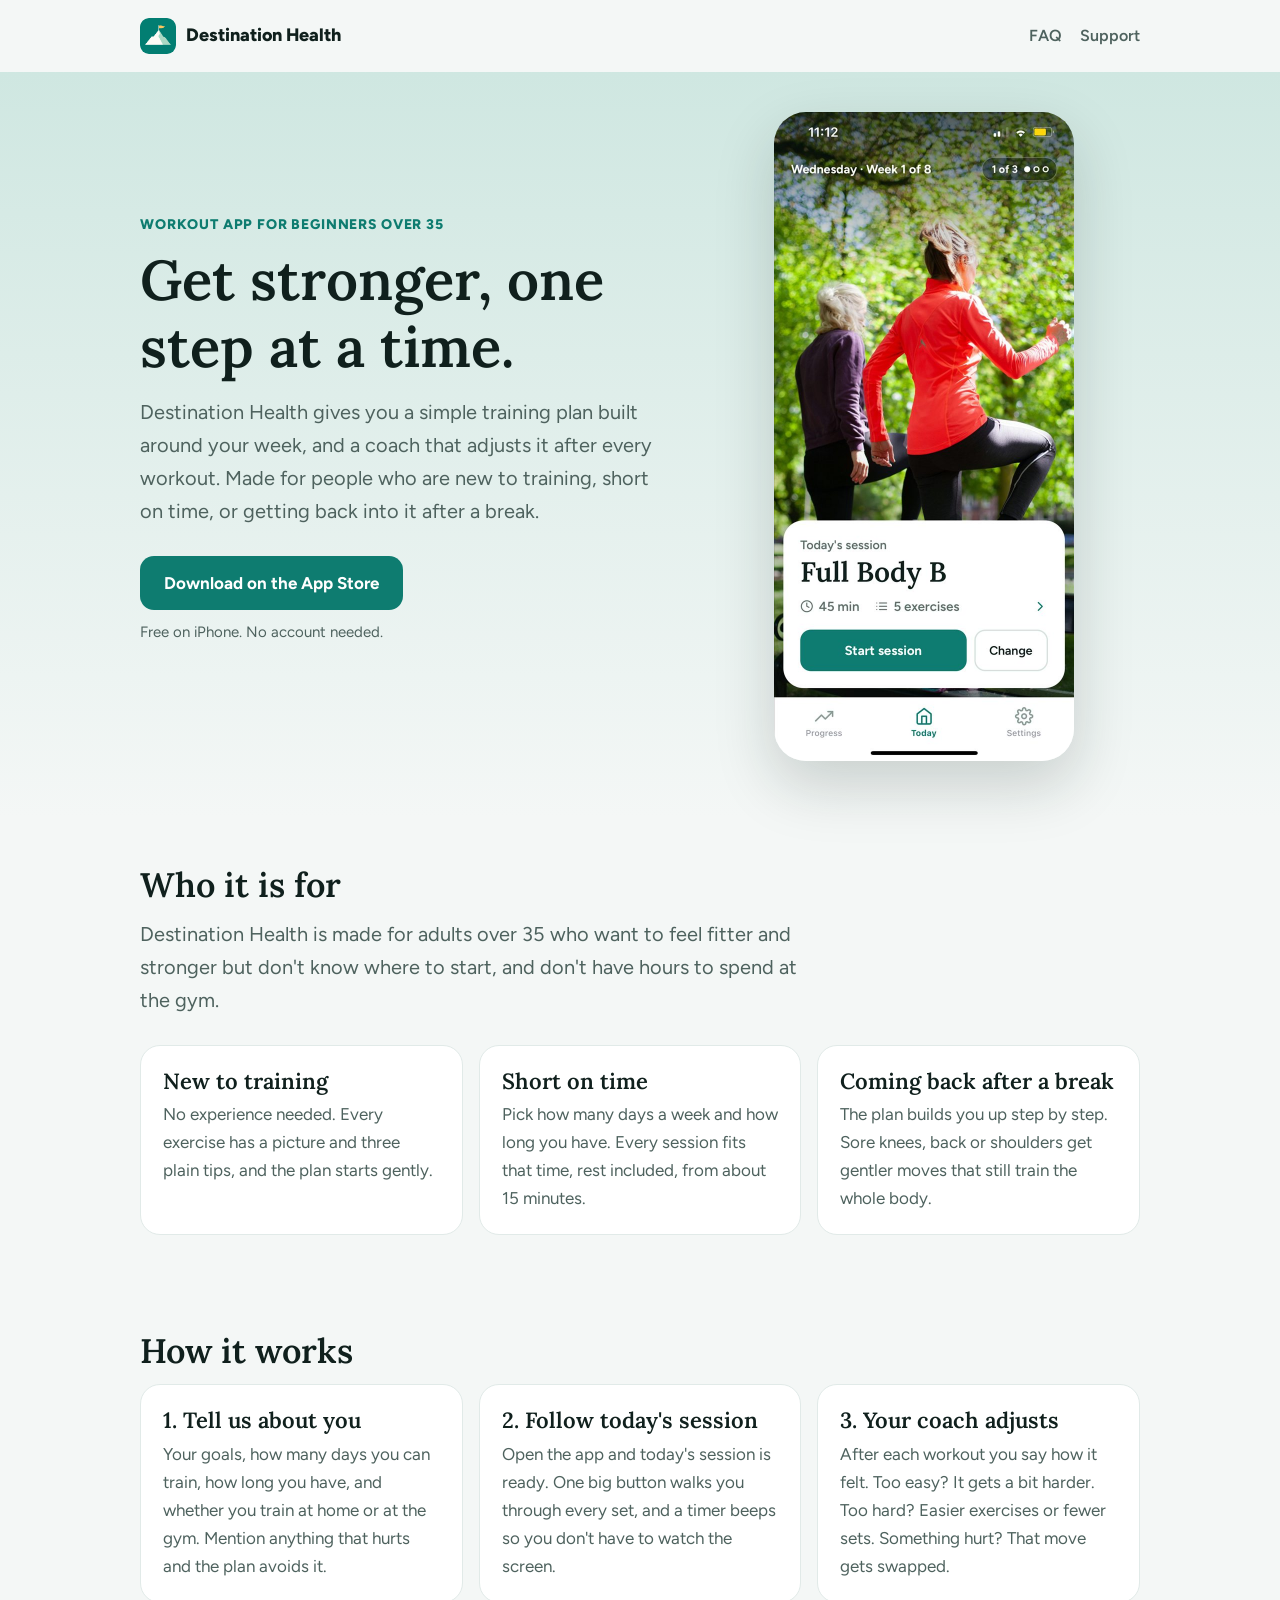
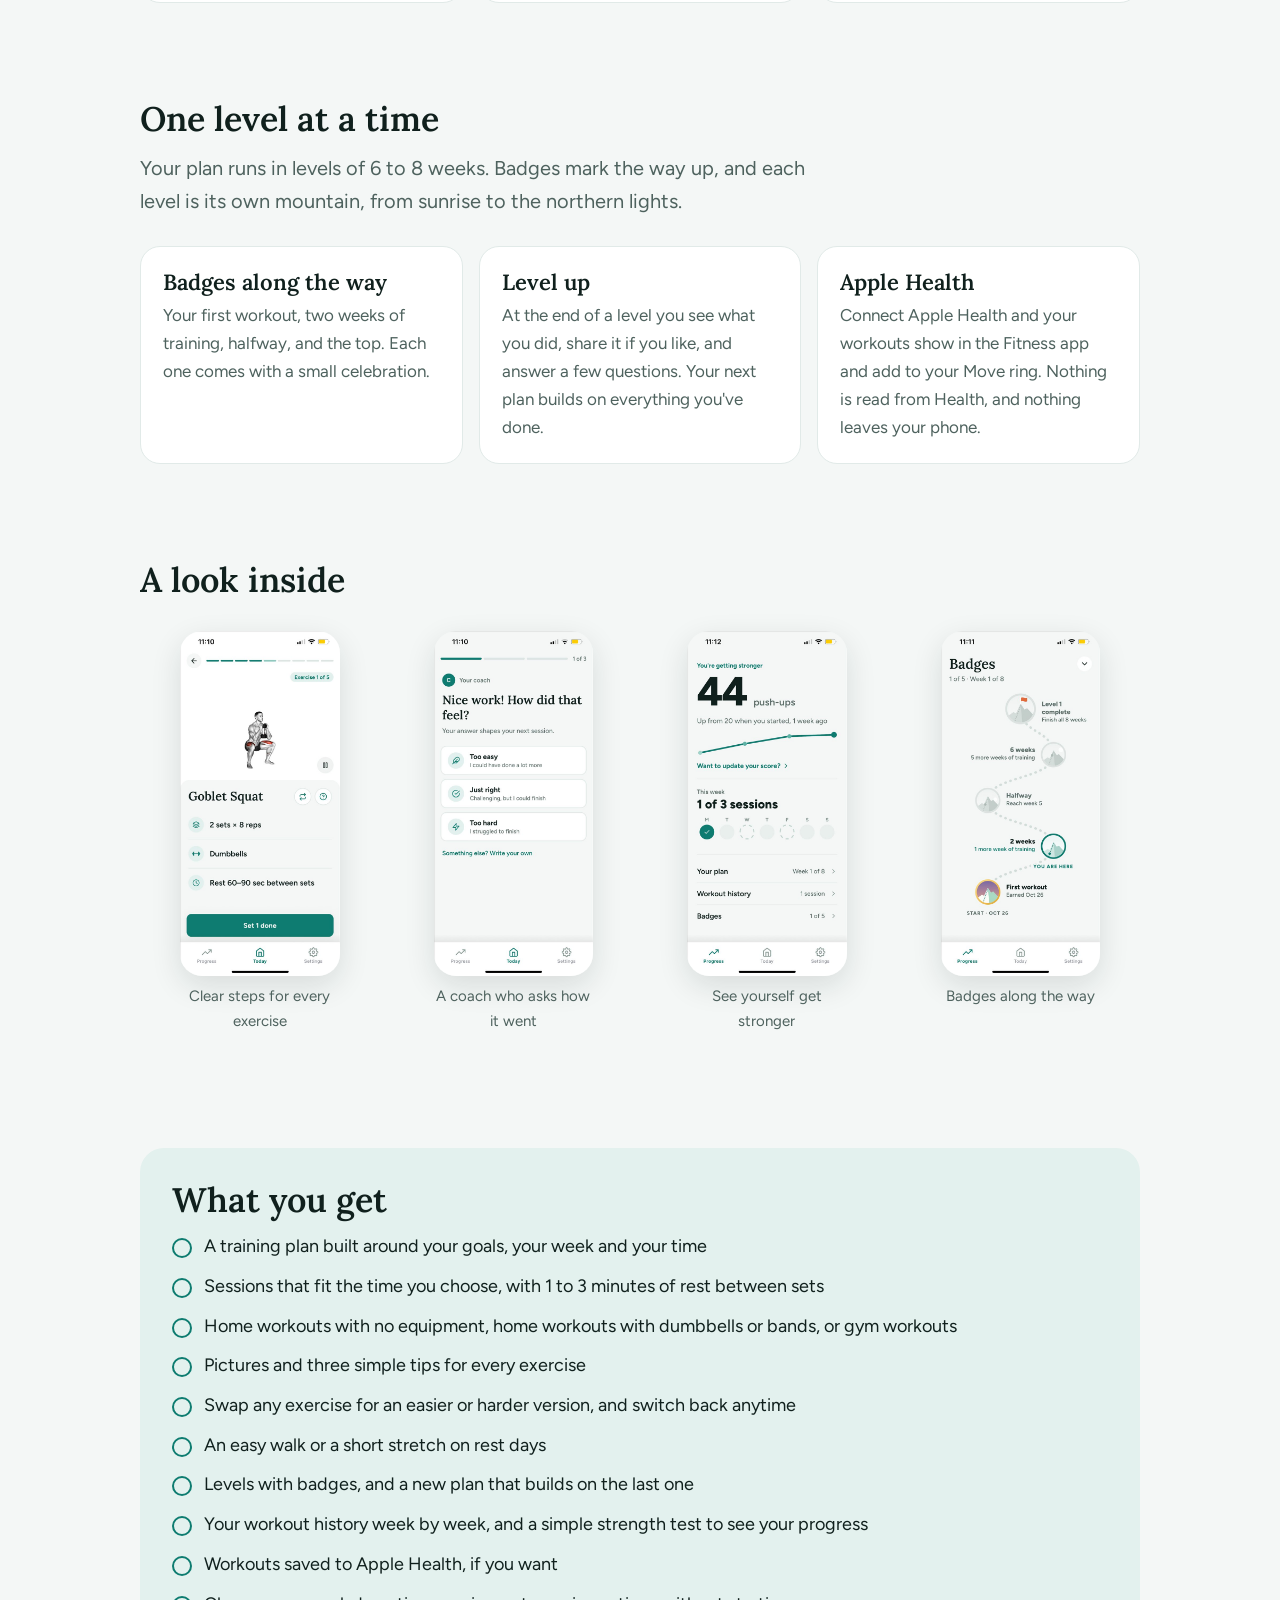
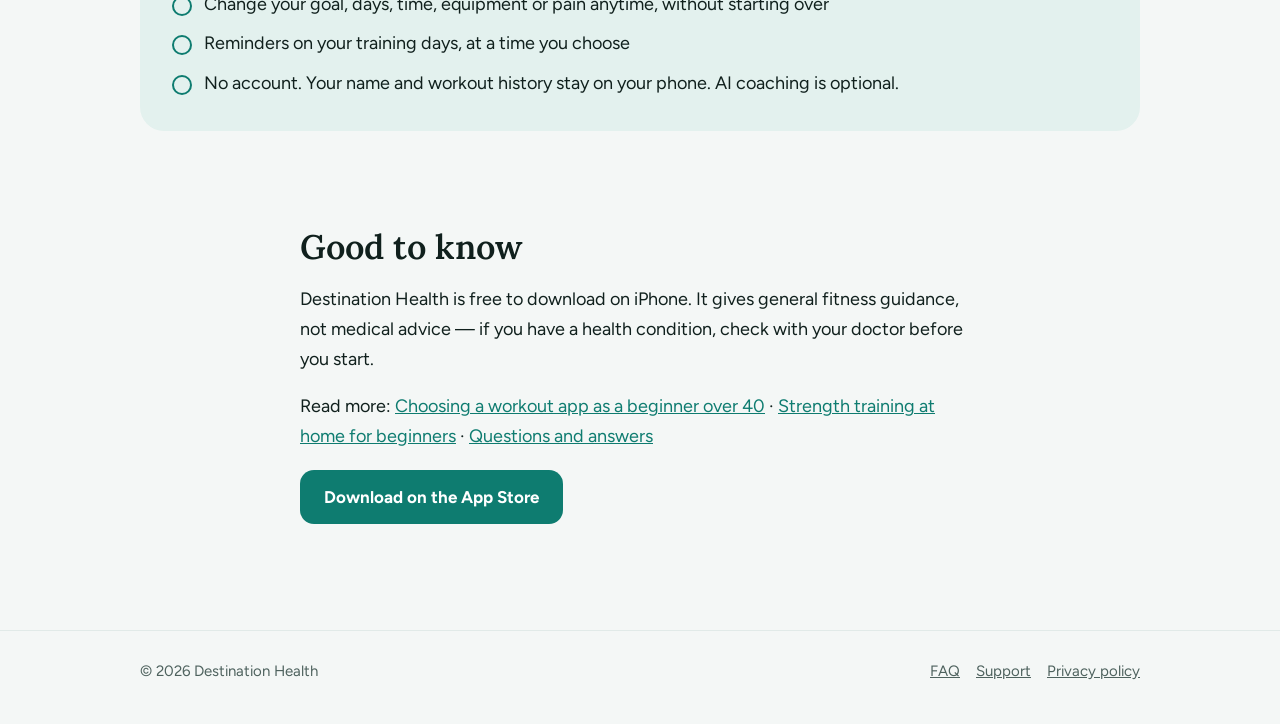
<file: index.html>
<!doctype html>
<html lang="en">
<head>
<meta charset="utf-8">
<meta name="viewport" content="width=device-width, initial-scale=1">
<title>Destination Health — workout app for beginners over 35</title>
<meta name="description" content="Destination Health is a simple iPhone workout app for beginners over 35. A training plan built around your week, a coach that adjusts every session, and short workouts at home or at the gym.">
<link rel="canonical" href="https://destinationhealth.app/">
<meta property="og:type" content="website">
<meta property="og:title" content="Destination Health — workout app for beginners over 35">
<meta property="og:description" content="A simple training plan built around your week, and a coach that adjusts it after every workout.">
<meta property="og:url" content="https://destinationhealth.app/">
<meta property="og:image" content="https://destinationhealth.app/images/social.jpg">
<meta name="twitter:card" content="summary_large_image">
<meta name="apple-itunes-app" content="app-id=6787789876">
<meta name="google-site-verification" content="pyRC66sxVomhTegPPRvgQybTuUmJjLtKfyLZ_WXa-TA">
<link rel="icon" href="/images/favicon.png">
<link rel="apple-touch-icon" href="/images/apple-touch-icon.png">
<link rel="preconnect" href="https://fonts.googleapis.com">
<link rel="stylesheet" href="https://fonts.googleapis.com/css2?family=Figtree:wght@400;500;600;700;800&family=Lora:wght@600&display=swap">
<link rel="stylesheet" href="/styles.css">
<script type="application/ld+json">
{
  "@context": "https://schema.org",
  "@type": "MobileApplication",
  "name": "Destination Health",
  "alternateName": "Destination Health: Your Personal Coach",
  "operatingSystem": "iOS",
  "applicationCategory": "HealthApplication",
  "applicationSubCategory": "Fitness",
  "description": "A simple workout app for beginners over 35. Destination Health builds a training plan around your week, shows every exercise with pictures and tips, and a coach adjusts your next session after every workout. Works at home with no equipment, at home with dumbbells, or at the gym.",
  "url": "https://destinationhealth.app/",
  "downloadUrl": "https://apps.apple.com/app/id6787789876",
  "installUrl": "https://apps.apple.com/app/id6787789876",
  "image": "https://destinationhealth.app/images/icon-512.png",
  "screenshot": "https://destinationhealth.app/images/today-v2.jpg",
  "audience": { "@type": "PeopleAudience", "suggestedMinAge": 35, "audienceType": "Adults who are new to training or returning after a break" },
  "offers": { "@type": "Offer", "price": "0", "priceCurrency": "USD" },
  "featureList": [
    "Training plan built around your goals, days and time",
    "Sessions that fit the time you choose, with 1 to 3 minutes of rest between sets",
    "Home workouts with no equipment, with dumbbells, or at the gym",
    "Pictures and three simple tips for every exercise",
    "One button walks you through every set, with a timer and sounds for timed exercises",
    "Swap any exercise for an easier or harder version",
    "Sessions adjust after every workout based on how it felt",
    "Gentler exercises that still train the whole body when something hurts",
    "Levels of 6 to 8 weeks with badges, and a new plan that builds on the last one",
    "Workouts saved to Apple Health and the Move ring",
    "Change your goal, days, time, equipment or pain anytime",
    "Easy walk or short stretch on rest days",
    "No account needed"
  ]
}
</script>
</head>
<body>
<header class="top">
  <div class="wrap">
    <a class="brand" href="/"><img src="/images/icon-512.png" alt="" width="36" height="36">Destination Health</a>
    <nav class="nav" aria-label="Main">
      <a href="/faq/">FAQ</a>
      <a href="/support/">Support</a>
    </nav>
  </div>
</header>

<main>
  <div class="hero">
    <div class="wrap">
      <div>
        <p class="eyebrow">Workout app for beginners over 35</p>
        <h1>Get stronger, one step at a time.</h1>
        <p class="lead">Destination Health gives you a simple training plan built around your week, and a coach that adjusts it after every workout. Made for people who are new to training, short on time, or getting back into it after a break.</p>
        <a class="btn" href="https://apps.apple.com/app/id6787789876">Download on the App Store</a>
        <p class="btn-note">Free on iPhone. No account needed.</p>
      </div>
      <img class="phone" src="/images/today-v2.jpg" alt="Today's session in Destination Health: Full Body B, 45 minutes, 5 exercises, with a Start session button over a photo of two people training in a park" width="600" height="1298">
    </div>
  </div>

  <section>
    <div class="wrap">
      <h2>Who it is for</h2>
      <p class="lead">Destination Health is made for adults over 35 who want to feel fitter and stronger but don't know where to start, and don't have hours to spend at the gym.</p>
      <div class="grid">
        <div class="card"><h3>New to training</h3><p>No experience needed. Every exercise has a picture and three plain tips, and the plan starts gently.</p></div>
        <div class="card"><h3>Short on time</h3><p>Pick how many days a week and how long you have. Every session fits that time, rest included, from about 15 minutes.</p></div>
        <div class="card"><h3>Coming back after a break</h3><p>The plan builds you up step by step. Sore knees, back or shoulders get gentler moves that still train the whole body.</p></div>
      </div>
    </div>
  </section>

  <section>
    <div class="wrap">
      <h2>How it works</h2>
      <div class="grid">
        <div class="card"><h3>1. Tell us about you</h3><p>Your goals, how many days you can train, how long you have, and whether you train at home or at the gym. Mention anything that hurts and the plan avoids it.</p></div>
        <div class="card"><h3>2. Follow today's session</h3><p>Open the app and today's session is ready. One big button walks you through every set, and a timer beeps so you don't have to watch the screen.</p></div>
        <div class="card"><h3>3. Your coach adjusts</h3><p>After each workout you say how it felt. Too easy? It gets a bit harder. Too hard? Easier exercises or fewer sets. Something hurt? That move gets swapped.</p></div>
      </div>
    </div>
  </section>

  <section>
    <div class="wrap">
      <h2>One level at a time</h2>
      <p class="lead">Your plan runs in levels of 6 to 8 weeks. Badges mark the way up, and each level is its own mountain, from sunrise to the northern lights.</p>
      <div class="grid">
        <div class="card"><h3>Badges along the way</h3><p>Your first workout, two weeks of training, halfway, and the top. Each one comes with a small celebration.</p></div>
        <div class="card"><h3>Level up</h3><p>At the end of a level you see what you did, share it if you like, and answer a few questions. Your next plan builds on everything you've done.</p></div>
        <div class="card"><h3>Apple Health</h3><p>Connect Apple Health and your workouts show in the Fitness app and add to your Move ring. Nothing is read from Health, and nothing leaves your phone.</p></div>
      </div>
    </div>
  </section>

  <section>
    <div class="wrap">
      <h2>A look inside</h2>
      <div class="shots">
        <figure><img src="/images/workout-v2.jpg" alt="An exercise: Goblet Squat with a picture, 2 sets of 8 reps, dumbbells, rest 1 to 3 minutes, and a Set 1 done button" loading="lazy" width="600" height="1298"><figcaption>Clear steps for every exercise</figcaption></figure>
        <figure><img src="/images/coach-v2.jpg" alt="The coach asking how the session felt: too easy, just right or too hard" loading="lazy" width="600" height="1298"><figcaption>A coach who asks how it went</figcaption></figure>
        <figure><img src="/images/progress-v2.jpg" alt="Progress screen showing push-ups going from 20 to 44 and sessions this week" loading="lazy" width="600" height="1298"><figcaption>See yourself get stronger</figcaption></figure>
        <figure><img src="/images/badges-v2.jpg" alt="Badges as a trail up a mountain: first workout earned, 2 weeks next, halfway, 6 weeks and level complete ahead" loading="lazy" width="600" height="1298"><figcaption>Badges along the way</figcaption></figure>
      </div>
    </div>
  </section>

  <section>
    <div class="wrap">
      <div class="band">
        <h2>What you get</h2>
        <ul class="check">
          <li>A training plan built around your goals, your week and your time</li>
          <li>Sessions that fit the time you choose, with 1 to 3 minutes of rest between sets</li>
          <li>Home workouts with no equipment, home workouts with dumbbells or bands, or gym workouts</li>
          <li>Pictures and three simple tips for every exercise</li>
          <li>Swap any exercise for an easier or harder version, and switch back anytime</li>
          <li>An easy walk or a short stretch on rest days</li>
          <li>Levels with badges, and a new plan that builds on the last one</li>
          <li>Your workout history week by week, and a simple strength test to see your progress</li>
          <li>Workouts saved to Apple Health, if you want</li>
          <li>Change your goal, days, time, equipment or pain anytime, without starting over</li>
          <li>Reminders on your training days, at a time you choose</li>
          <li>No account. Your name and workout history stay on your phone. AI coaching is optional.</li>
        </ul>
      </div>
    </div>
  </section>

  <section>
    <div class="narrow">
      <h2>Good to know</h2>
      <p>Destination Health is free to download on iPhone. It gives general fitness guidance, not medical advice — if you have a health condition, check with your doctor before you start.</p>
      <p>Read more: <a href="/workout-app-for-beginners-over-40/">Choosing a workout app as a beginner over 40</a> · <a href="/strength-training-at-home-for-beginners/">Strength training at home for beginners</a> · <a href="/faq/">Questions and answers</a></p>
      <p><a class="btn" href="https://apps.apple.com/app/id6787789876">Download on the App Store</a></p>
    </div>
  </section>
</main>

<footer>
  <div class="wrap">
    <span>© 2026 Destination Health</span>
    <nav aria-label="Footer">
      <a href="/faq/">FAQ</a><a href="/support/">Support</a><a href="/privacy/">Privacy policy</a>
    </nav>
  </div>
</footer>
</body>
</html>
</file>
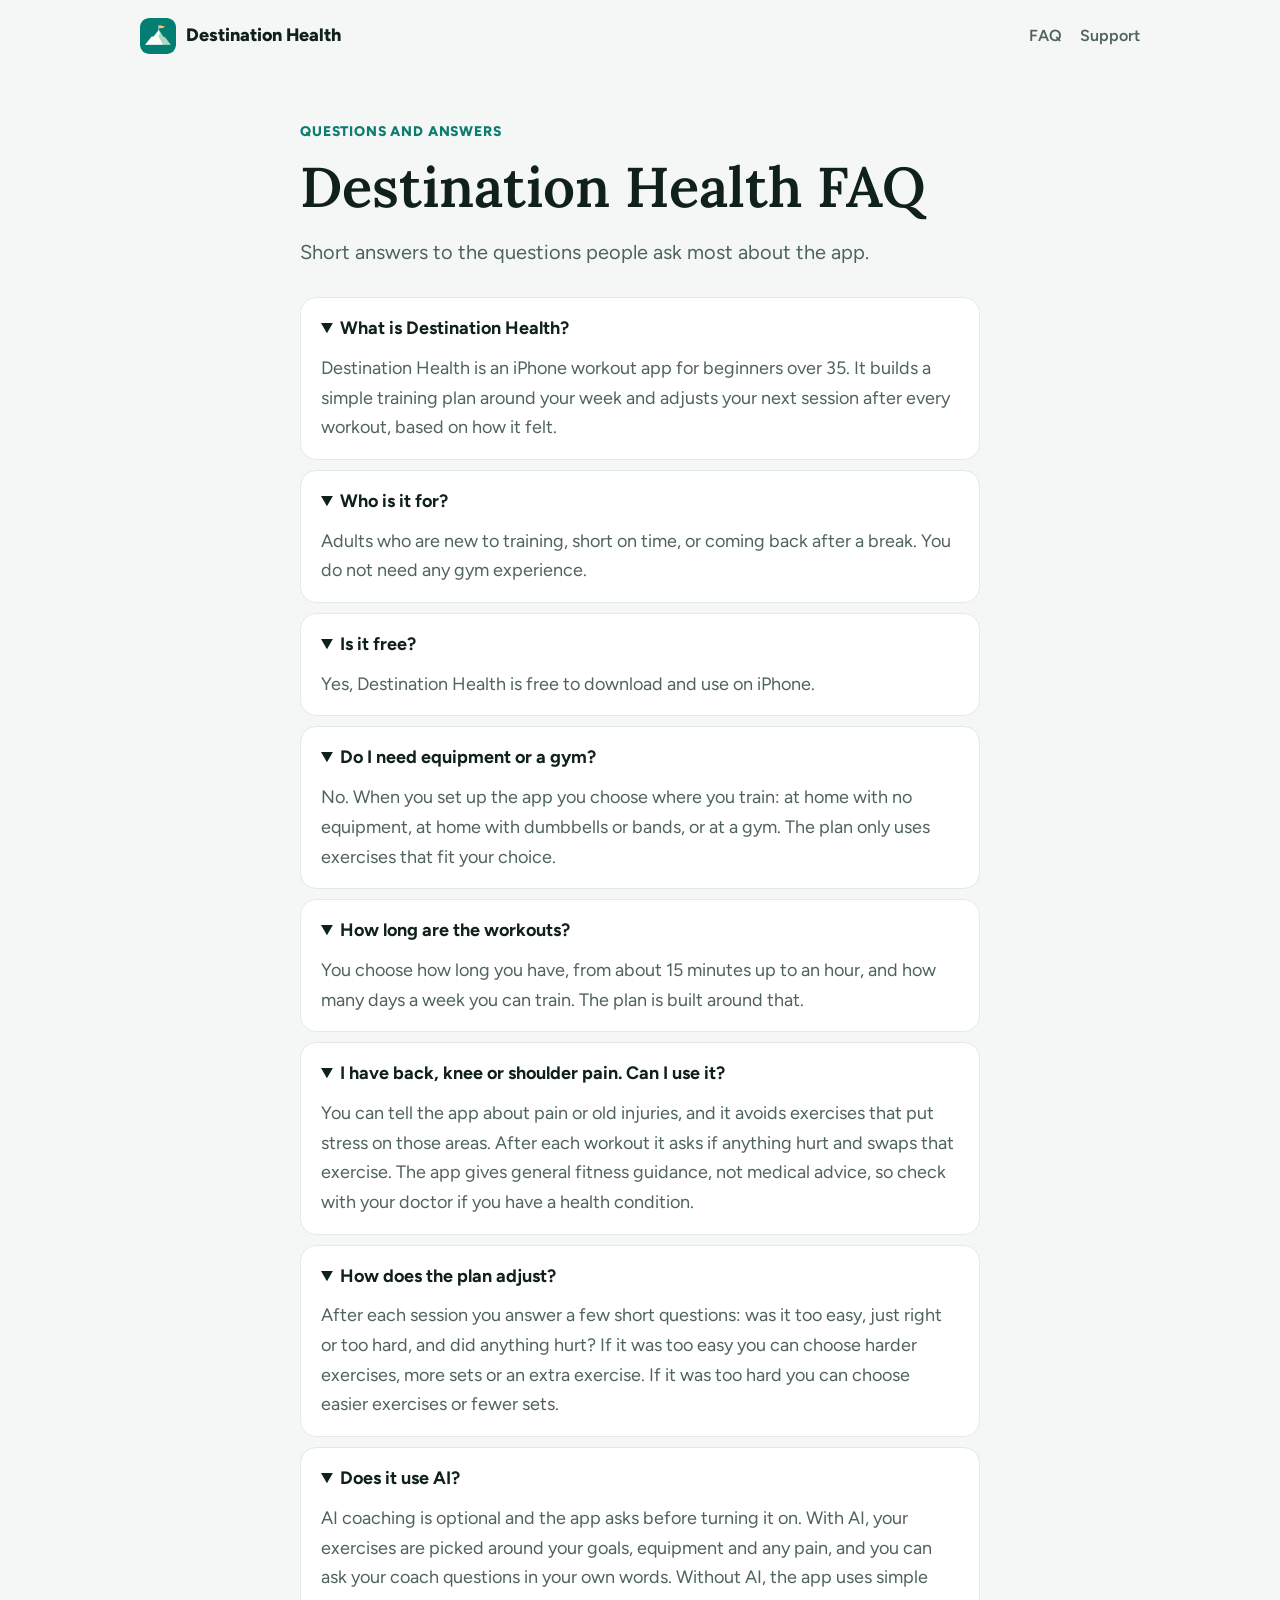
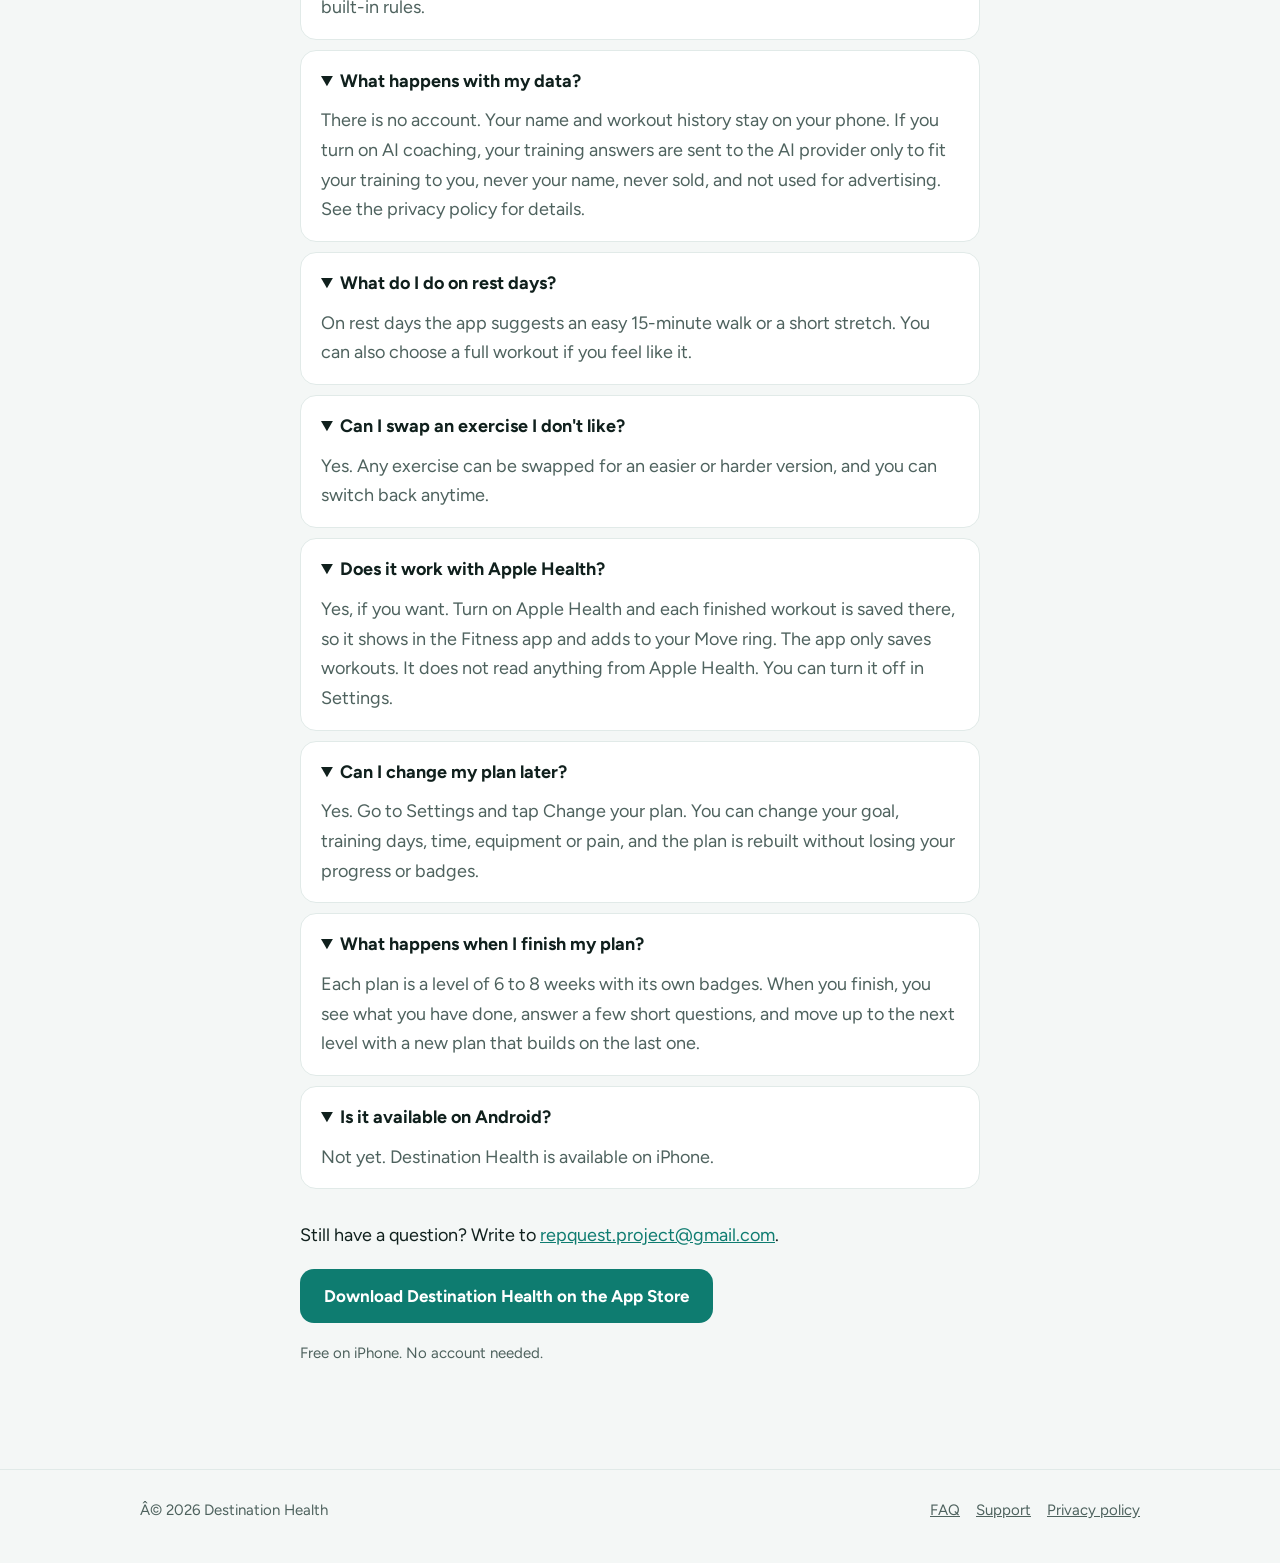
<file: faq/index.html>
<!doctype html>
<html lang="en">
<head>
<meta charset="utf-8">
<meta name="viewport" content="width=device-width, initial-scale=1">
<title>Destination Health FAQ â€” workout app for beginners</title>
<meta name="description" content="Answers about Destination Health, the free iPhone workout app for beginners over 35: equipment, workout length, pain and injuries, AI coaching and privacy.">
<link rel="canonical" href="https://destinationhealth.app/faq/">
<meta property="og:type" content="article">
<meta property="og:title" content="Destination Health FAQ â€” workout app for beginners">
<meta property="og:description" content="Answers about Destination Health, the free iPhone workout app for beginners over 35: equipment, workout length, pain and injuries, AI coaching and privacy.">
<meta property="og:url" content="https://destinationhealth.app/faq/">
<meta property="og:image" content="https://destinationhealth.app/images/social.jpg">
<meta name="apple-itunes-app" content="app-id=6787789876">
<link rel="icon" href="/images/favicon.png">
<link rel="apple-touch-icon" href="/images/apple-touch-icon.png">
<link rel="preconnect" href="https://fonts.googleapis.com">
<link rel="stylesheet" href="https://fonts.googleapis.com/css2?family=Figtree:wght@400;500;600;700;800&family=Lora:wght@600&display=swap">
<link rel="stylesheet" href="/styles.css">
<script type="application/ld+json">
{
  "@context": "https://schema.org",
  "@type": "FAQPage",
  "mainEntity": [
    {
      "@type": "Question",
      "name": "What is Destination Health?",
      "acceptedAnswer": {
        "@type": "Answer",
        "text": "Destination Health is an iPhone workout app for beginners over 35. It builds a simple training plan around your week and adjusts your next session after every workout, based on how it felt."
      }
    },
    {
      "@type": "Question",
      "name": "Who is it for?",
      "acceptedAnswer": {
        "@type": "Answer",
        "text": "Adults who are new to training, short on time, or coming back after a break. You do not need any gym experience."
      }
    },
    {
      "@type": "Question",
      "name": "Is it free?",
      "acceptedAnswer": {
        "@type": "Answer",
        "text": "Yes, Destination Health is free to download and use on iPhone."
      }
    },
    {
      "@type": "Question",
      "name": "Do I need equipment or a gym?",
      "acceptedAnswer": {
        "@type": "Answer",
        "text": "No. When you set up the app you choose where you train: at home with no equipment, at home with dumbbells or bands, or at a gym. The plan only uses exercises that fit your choice."
      }
    },
    {
      "@type": "Question",
      "name": "How long are the workouts?",
      "acceptedAnswer": {
        "@type": "Answer",
        "text": "You choose how long you have, from about 15 minutes up to an hour, and how many days a week you can train. The plan is built around that."
      }
    },
    {
      "@type": "Question",
      "name": "I have back, knee or shoulder pain. Can I use it?",
      "acceptedAnswer": {
        "@type": "Answer",
        "text": "You can tell the app about pain or old injuries, and it avoids exercises that put stress on those areas. After each workout it asks if anything hurt and swaps that exercise. The app gives general fitness guidance, not medical advice, so check with your doctor if you have a health condition."
      }
    },
    {
      "@type": "Question",
      "name": "How does the plan adjust?",
      "acceptedAnswer": {
        "@type": "Answer",
        "text": "After each session you answer a few short questions: was it too easy, just right or too hard, and did anything hurt? If it was too easy you can choose harder exercises, more sets or an extra exercise. If it was too hard you can choose easier exercises or fewer sets."
      }
    },
    {
      "@type": "Question",
      "name": "Does it use AI?",
      "acceptedAnswer": {
        "@type": "Answer",
        "text": "AI coaching is optional and the app asks before turning it on. With AI, your exercises are picked around your goals, equipment and any pain, and you can ask your coach questions in your own words. Without AI, the app uses simple built-in rules."
      }
    },
    {
      "@type": "Question",
      "name": "What happens with my data?",
      "acceptedAnswer": {
        "@type": "Answer",
        "text": "There is no account. Your name and workout history stay on your phone. If you turn on AI coaching, your training answers are sent to the AI provider only to fit your training to you, never your name, never sold, and not used for advertising. See the privacy policy for details."
      }
    },
    {
      "@type": "Question",
      "name": "What do I do on rest days?",
      "acceptedAnswer": {
        "@type": "Answer",
        "text": "On rest days the app suggests an easy 15-minute walk or a short stretch. You can also choose a full workout if you feel like it."
      }
    },
    {
      "@type": "Question",
      "name": "Can I swap an exercise I don't like?",
      "acceptedAnswer": {
        "@type": "Answer",
        "text": "Yes. Any exercise can be swapped for an easier or harder version, and you can switch back anytime."
      }
    },
    {
      "@type": "Question",
      "name": "Does it work with Apple Health?",
      "acceptedAnswer": {
        "@type": "Answer",
        "text": "Yes, if you want. Turn on Apple Health and each finished workout is saved there, so it shows in the Fitness app and adds to your Move ring. The app only saves workouts. It does not read anything from Apple Health. You can turn it off in Settings."
      }
    },
    {
      "@type": "Question",
      "name": "Can I change my plan later?",
      "acceptedAnswer": {
        "@type": "Answer",
        "text": "Yes. Go to Settings and tap Change your plan. You can change your goal, training days, time, equipment or pain, and the plan is rebuilt without losing your progress or badges."
      }
    },
    {
      "@type": "Question",
      "name": "What happens when I finish my plan?",
      "acceptedAnswer": {
        "@type": "Answer",
        "text": "Each plan is a level of 6 to 8 weeks with its own badges. When you finish, you see what you have done, answer a few short questions, and move up to the next level with a new plan that builds on the last one."
      }
    },
    {
      "@type": "Question",
      "name": "Is it available on Android?",
      "acceptedAnswer": {
        "@type": "Answer",
        "text": "Not yet. Destination Health is available on iPhone."
      }
    }
  ]
}
</script>
</head>
<body>
<header class="top">
  <div class="wrap">
    <a class="brand" href="/"><img src="/images/icon-512.png" alt="" width="36" height="36">Destination Health</a>
    <nav class="nav" aria-label="Main">
      <a href="/faq/">FAQ</a>
      <a href="/support/">Support</a>
    </nav>
  </div>
</header>
<main>
<section><div class="narrow">
  <p class="eyebrow">Questions and answers</p>
  <h1>Destination Health FAQ</h1>
  <p class="lead">Short answers to the questions people ask most about the app.</p>
  <details open><summary>What is Destination Health?</summary><p>Destination Health is an iPhone workout app for beginners over 35. It builds a simple training plan around your week and adjusts your next session after every workout, based on how it felt.</p></details>
  <details open><summary>Who is it for?</summary><p>Adults who are new to training, short on time, or coming back after a break. You do not need any gym experience.</p></details>
  <details open><summary>Is it free?</summary><p>Yes, Destination Health is free to download and use on iPhone.</p></details>
  <details open><summary>Do I need equipment or a gym?</summary><p>No. When you set up the app you choose where you train: at home with no equipment, at home with dumbbells or bands, or at a gym. The plan only uses exercises that fit your choice.</p></details>
  <details open><summary>How long are the workouts?</summary><p>You choose how long you have, from about 15 minutes up to an hour, and how many days a week you can train. The plan is built around that.</p></details>
  <details open><summary>I have back, knee or shoulder pain. Can I use it?</summary><p>You can tell the app about pain or old injuries, and it avoids exercises that put stress on those areas. After each workout it asks if anything hurt and swaps that exercise. The app gives general fitness guidance, not medical advice, so check with your doctor if you have a health condition.</p></details>
  <details open><summary>How does the plan adjust?</summary><p>After each session you answer a few short questions: was it too easy, just right or too hard, and did anything hurt? If it was too easy you can choose harder exercises, more sets or an extra exercise. If it was too hard you can choose easier exercises or fewer sets.</p></details>
  <details open><summary>Does it use AI?</summary><p>AI coaching is optional and the app asks before turning it on. With AI, your exercises are picked around your goals, equipment and any pain, and you can ask your coach questions in your own words. Without AI, the app uses simple built-in rules.</p></details>
  <details open><summary>What happens with my data?</summary><p>There is no account. Your name and workout history stay on your phone. If you turn on AI coaching, your training answers are sent to the AI provider only to fit your training to you, never your name, never sold, and not used for advertising. See the privacy policy for details.</p></details>
  <details open><summary>What do I do on rest days?</summary><p>On rest days the app suggests an easy 15-minute walk or a short stretch. You can also choose a full workout if you feel like it.</p></details>
  <details open><summary>Can I swap an exercise I don't like?</summary><p>Yes. Any exercise can be swapped for an easier or harder version, and you can switch back anytime.</p></details>
  <details open><summary>Does it work with Apple Health?</summary><p>Yes, if you want. Turn on Apple Health and each finished workout is saved there, so it shows in the Fitness app and adds to your Move ring. The app only saves workouts. It does not read anything from Apple Health. You can turn it off in Settings.</p></details>
  <details open><summary>Can I change my plan later?</summary><p>Yes. Go to Settings and tap Change your plan. You can change your goal, training days, time, equipment or pain, and the plan is rebuilt without losing your progress or badges.</p></details>
  <details open><summary>What happens when I finish my plan?</summary><p>Each plan is a level of 6 to 8 weeks with its own badges. When you finish, you see what you have done, answer a few short questions, and move up to the next level with a new plan that builds on the last one.</p></details>
  <details open><summary>Is it available on Android?</summary><p>Not yet. Destination Health is available on iPhone.</p></details>
  <p style="margin-top:32px">Still have a question? Write to <a href="mailto:repquest.project@gmail.com">repquest.project@gmail.com</a>.</p>
  <p><a class="btn" href="https://apps.apple.com/app/id6787789876">Download Destination Health on the App Store</a></p>
<p class="btn-note">Free on iPhone. No account needed.</p>
</div></section>
</main>
<footer>
  <div class="wrap">
    <span>Â© 2026 Destination Health</span>
    <nav aria-label="Footer">
      <a href="/faq/">FAQ</a><a href="/support/">Support</a><a href="/privacy/">Privacy policy</a>
    </nav>
  </div>
</footer>
</body>
</html>
</file>
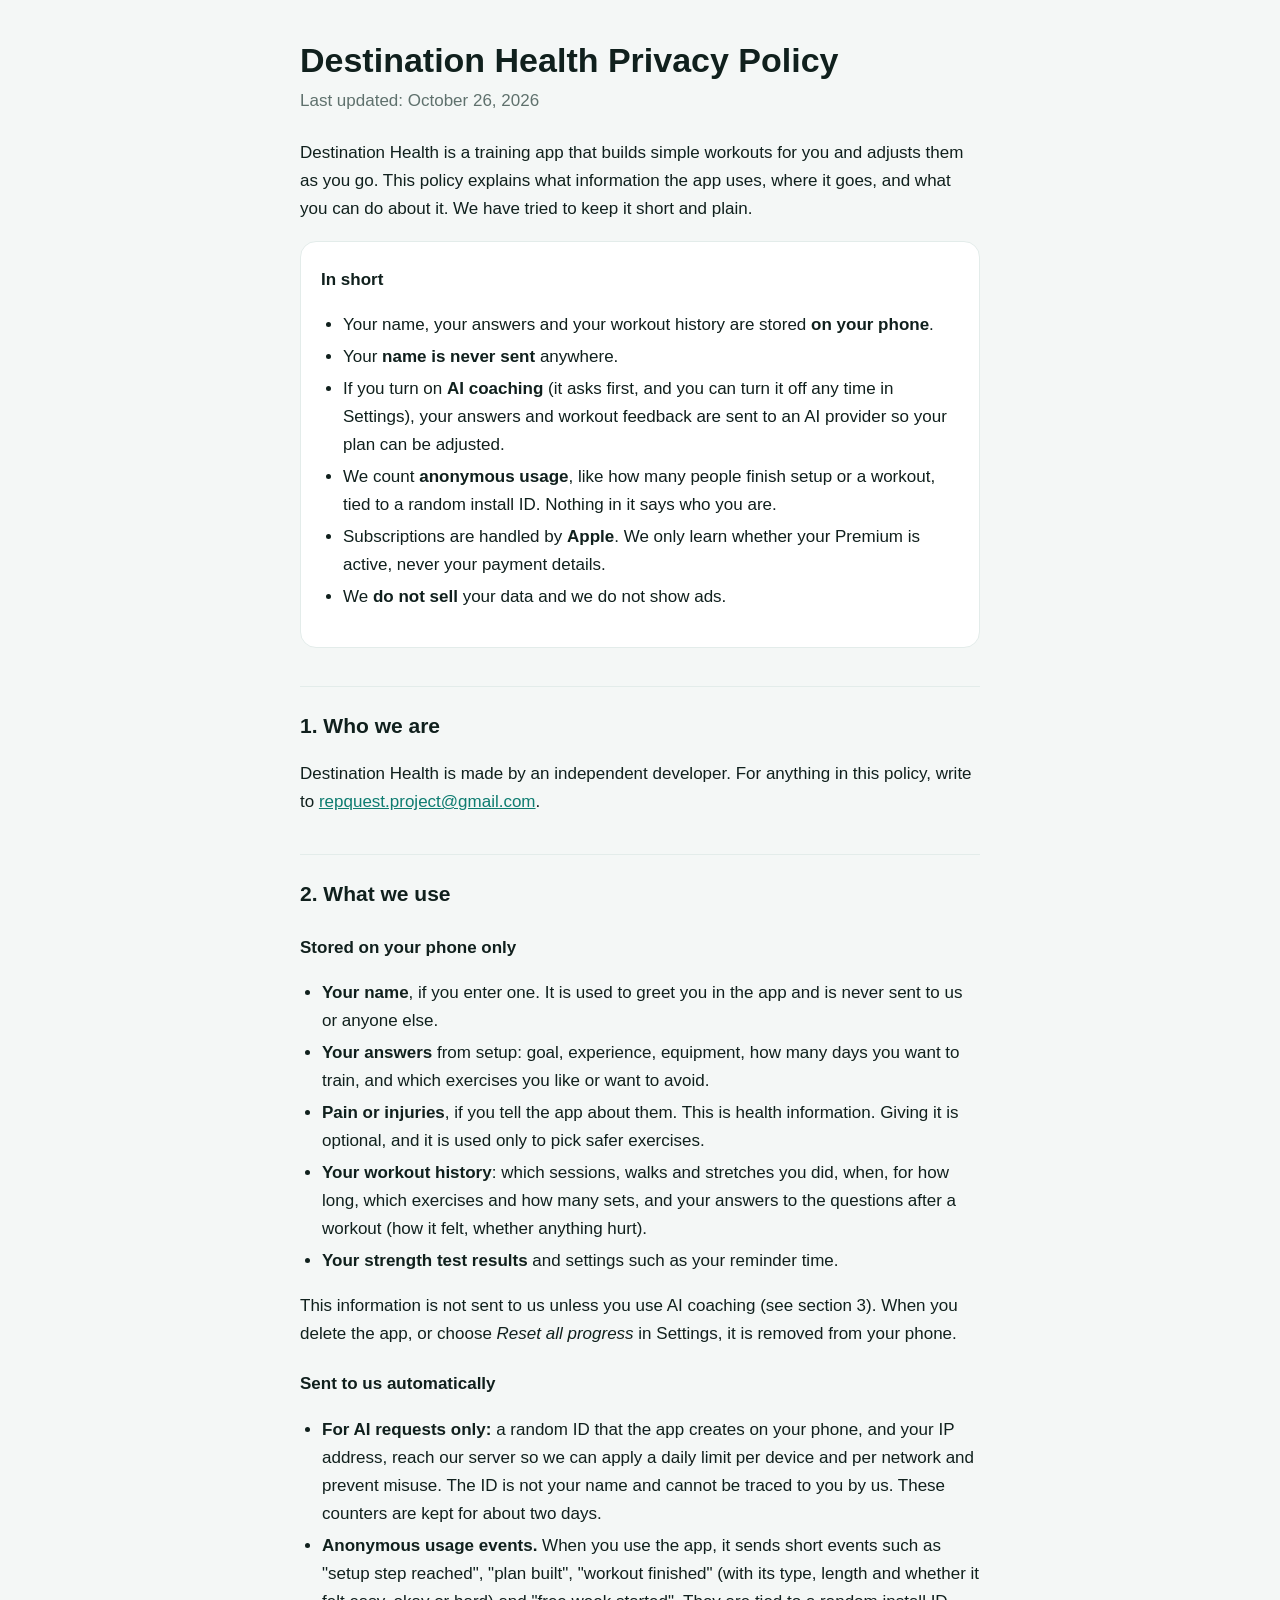
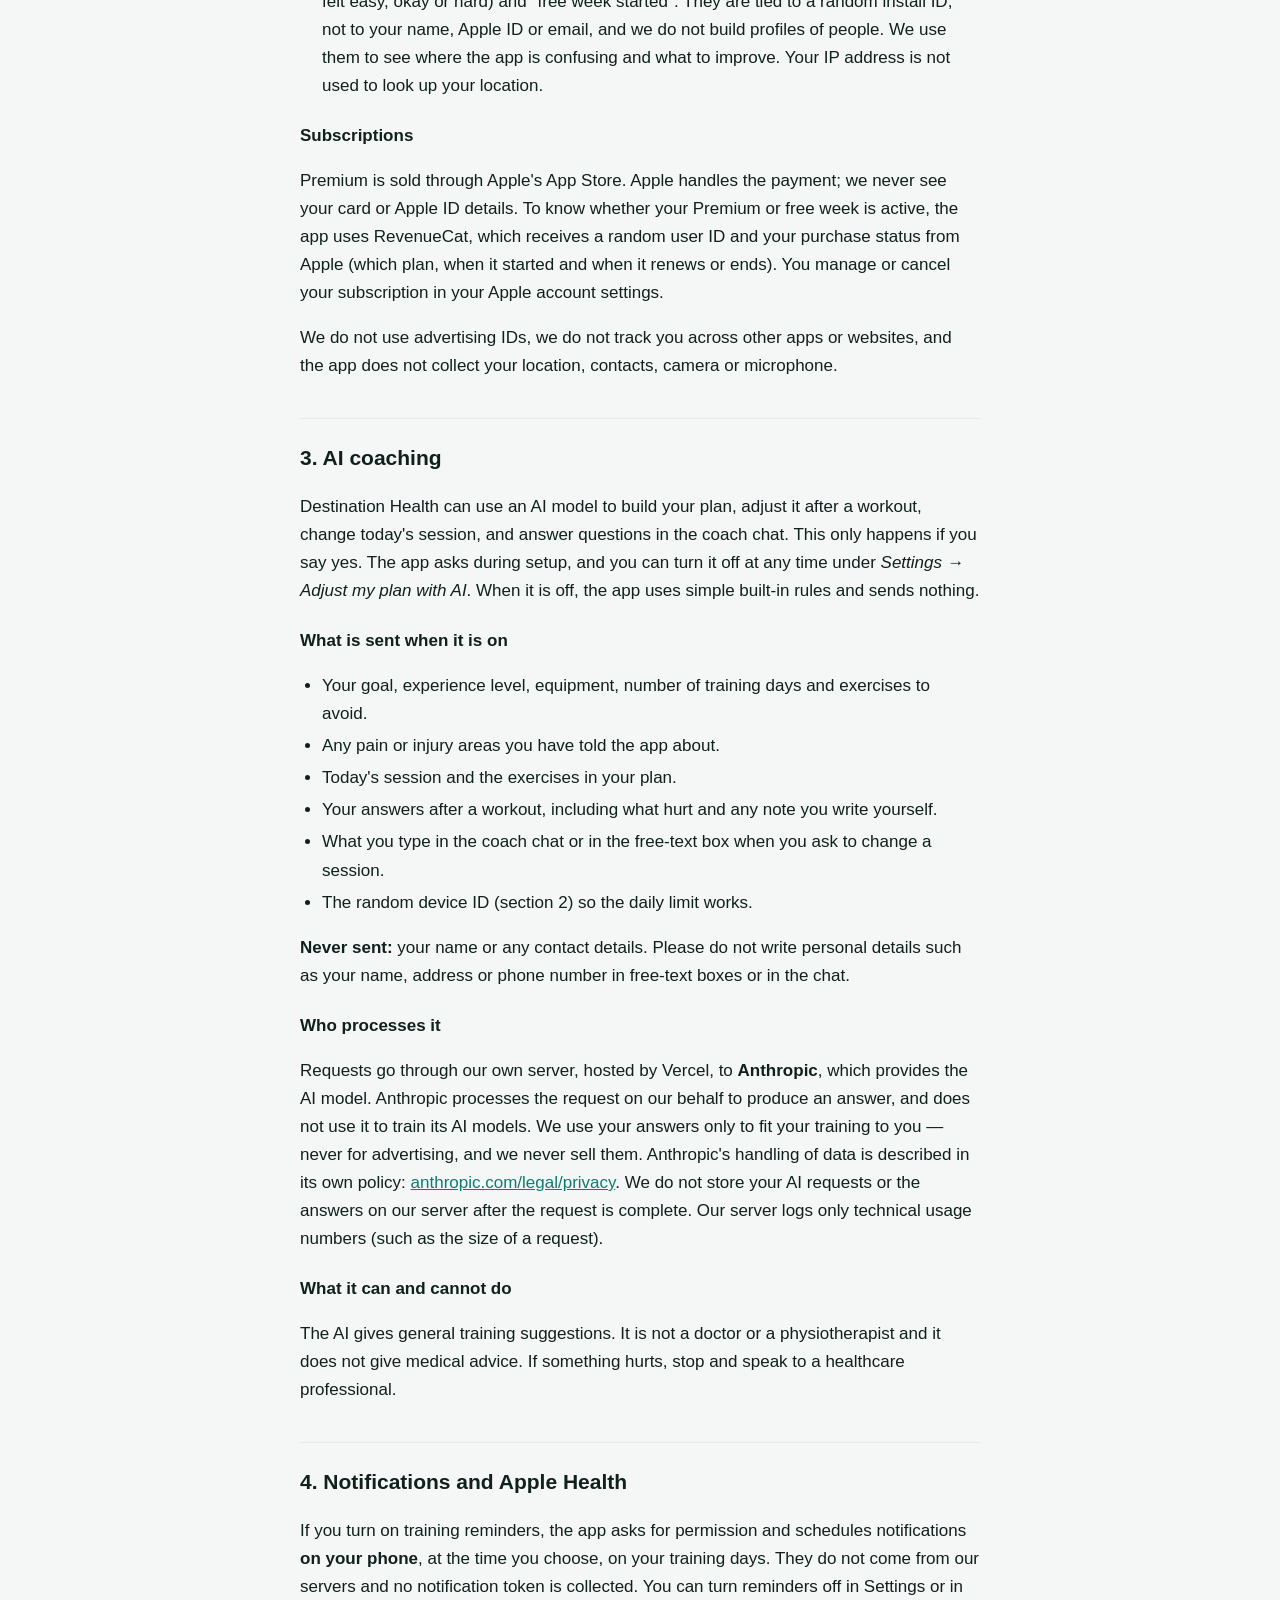
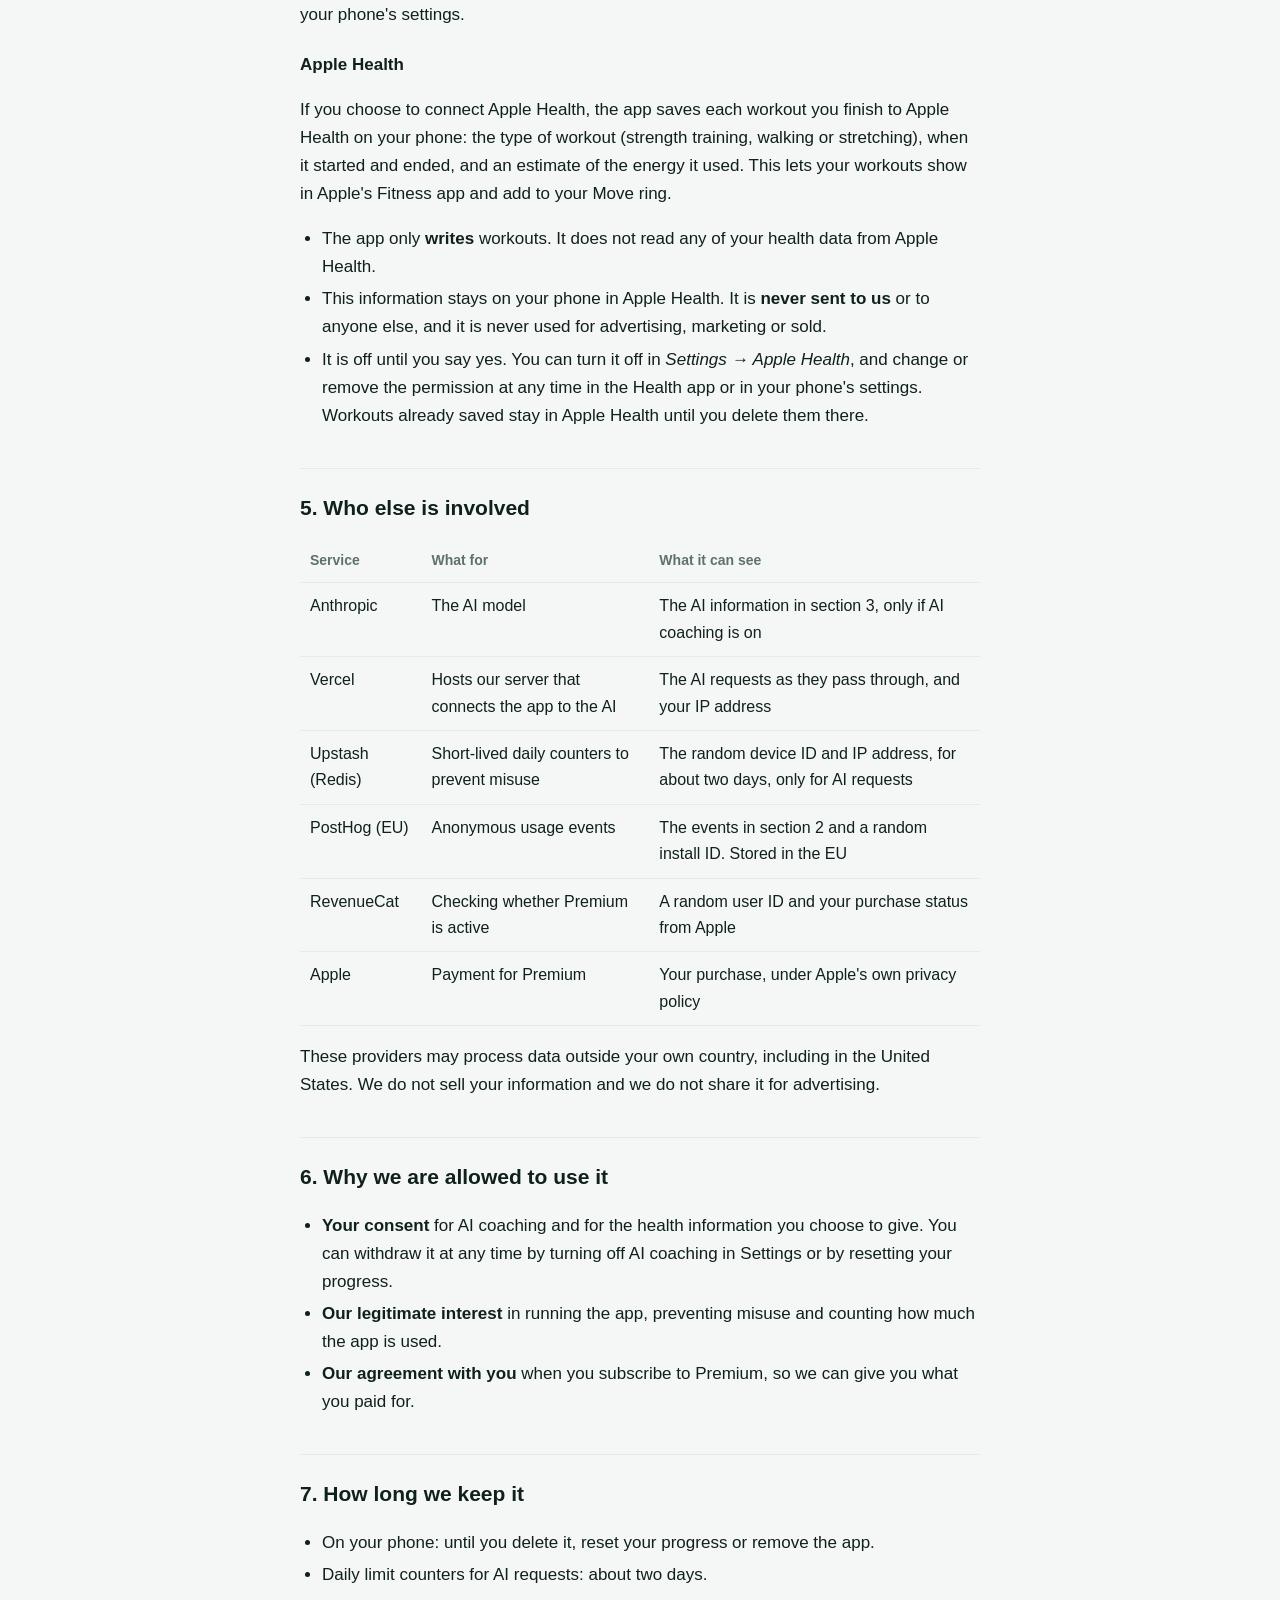
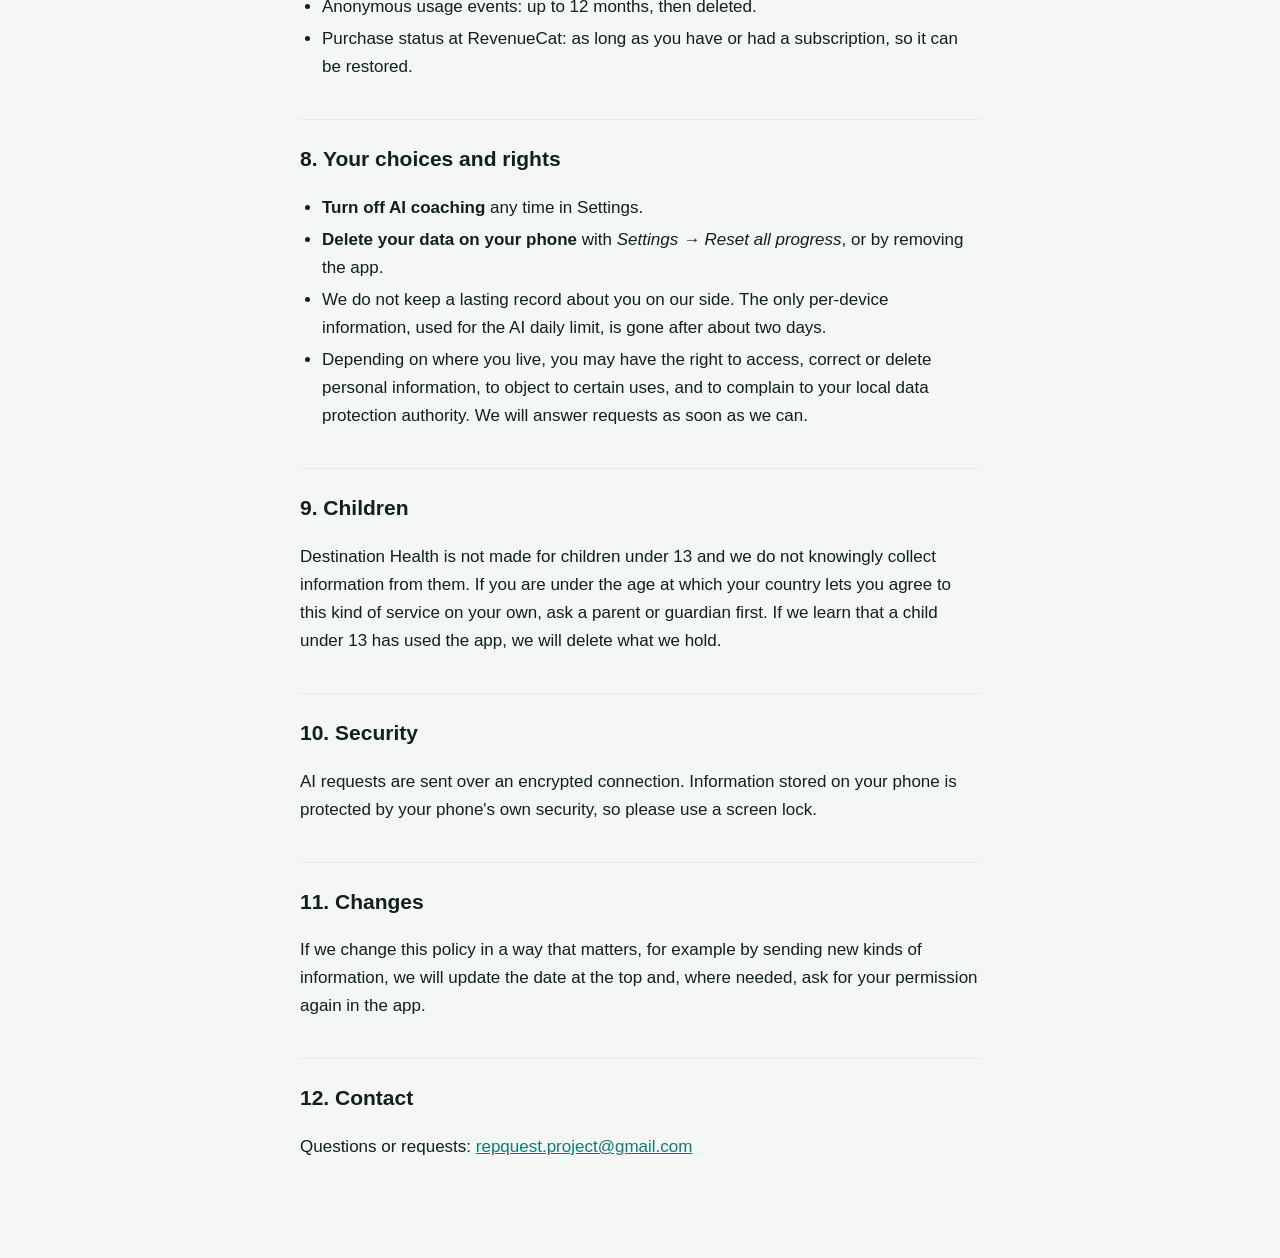
<file: privacy/index.html>
<!doctype html>
<html lang="en">
<head>
<meta charset="utf-8">
<meta name="viewport" content="width=device-width, initial-scale=1">
<link rel="canonical" href="https://destinationhealth.app/privacy/">
<link rel="icon" href="/images/favicon.png">
<title>Destination Health Privacy Policy</title>
<style>
  :root { --text: #10201D; --sub: #5F716D; --line: #E3ECEA; --accent: #0E7C70; --bg: #F4F7F6; --card: #FFFFFF; }
  @media (prefers-color-scheme: dark) { :root { --text: #E8F0EE; --sub: #A9BBB7; --line: #2A3A37; --accent: #5CC7B8; --bg: #0F1917; --card: #16231F; } }
  * { box-sizing: border-box; }
  body { margin: 0; background: var(--bg); color: var(--text); font: 17px/1.65 -apple-system, BlinkMacSystemFont, "Segoe UI", Roboto, Helvetica, Arial, sans-serif; }
  main { max-width: 720px; margin: 0 auto; padding: 40px 20px 80px; }
  h1 { font-size: 34px; line-height: 1.2; margin: 0 0 6px; }
  h2 { font-size: 21px; margin: 38px 0 8px; padding-top: 22px; border-top: 1px solid var(--line); }
  h3 { font-size: 17px; margin: 22px 0 4px; }
  p, li { color: var(--text); }
  .meta { color: var(--sub); margin: 0 0 24px; }
  .box { background: var(--card); border: 1px solid var(--line); border-radius: 16px; padding: 18px 20px; margin: 18px 0; }
  .box p { margin: 6px 0; }
  ul { padding-left: 22px; }
  li { margin: 4px 0; }
  a { color: var(--accent); }
  table { width: 100%; border-collapse: collapse; margin: 14px 0; font-size: 16px; }
  th, td { text-align: left; vertical-align: top; padding: 10px 10px; border-bottom: 1px solid var(--line); }
  th { color: var(--sub); font-weight: 600; font-size: 14px; }
  @media (max-width: 560px) { table, thead, tbody, th, td, tr { display: block; } thead { display: none; } td { border: 0; padding: 2px 0; } tr { border-bottom: 1px solid var(--line); padding: 10px 0; } }
</style>
</head>
<body>
<main>
  <h1>Destination Health Privacy Policy</h1>
  <p class="meta">Last updated: October 26, 2026</p>

  <p>Destination Health is a training app that builds simple workouts for you and adjusts them as you go. This policy explains what information the app uses, where it goes, and what you can do about it. We have tried to keep it short and plain.</p>

  <div class="box">
    <p><strong>In short</strong></p>
    <ul>
      <li>Your name, your answers and your workout history are stored <strong>on your phone</strong>.</li>
      <li>Your <strong>name is never sent</strong> anywhere.</li>
      <li>If you turn on <strong>AI coaching</strong> (it asks first, and you can turn it off any time in Settings), your answers and workout feedback are sent to an AI provider so your plan can be adjusted.</li>
      <li>We count <strong>anonymous usage</strong>, like how many people finish setup or a workout, tied to a random install ID. Nothing in it says who you are.</li>
      <li>Subscriptions are handled by <strong>Apple</strong>. We only learn whether your Premium is active, never your payment details.</li>
      <li>We <strong>do not sell</strong> your data and we do not show ads.</li>
    </ul>
  </div>

  <h2>1. Who we are</h2>
  <p>Destination Health is made by an independent developer. For anything in this policy, write to <a href="mailto:repquest.project@gmail.com">repquest.project@gmail.com</a>.</p>

  <h2>2. What we use</h2>

  <h3>Stored on your phone only</h3>
  <ul>
    <li><strong>Your name</strong>, if you enter one. It is used to greet you in the app and is never sent to us or anyone else.</li>
    <li><strong>Your answers</strong> from setup: goal, experience, equipment, how many days you want to train, and which exercises you like or want to avoid.</li>
    <li><strong>Pain or injuries</strong>, if you tell the app about them. This is health information. Giving it is optional, and it is used only to pick safer exercises.</li>
    <li><strong>Your workout history</strong>: which sessions, walks and stretches you did, when, for how long, which exercises and how many sets, and your answers to the questions after a workout (how it felt, whether anything hurt).</li>
    <li><strong>Your strength test results</strong> and settings such as your reminder time.</li>
  </ul>
  <p>This information is not sent to us unless you use AI coaching (see section 3). When you delete the app, or choose <em>Reset all progress</em> in Settings, it is removed from your phone.</p>

  <h3>Sent to us automatically</h3>
  <ul>
    <li><strong>For AI requests only:</strong> a random ID that the app creates on your phone, and your IP address, reach our server so we can apply a daily limit per device and per network and prevent misuse. The ID is not your name and cannot be traced to you by us. These counters are kept for about two days.</li>
    <li><strong>Anonymous usage events.</strong> When you use the app, it sends short events such as "setup step reached", "plan built", "workout finished" (with its type, length and whether it felt easy, okay or hard) and "free week started". They are tied to a random install ID, not to your name, Apple ID or email, and we do not build profiles of people. We use them to see where the app is confusing and what to improve. Your IP address is not used to look up your location.</li>
  </ul>

  <h3>Subscriptions</h3>
  <p>Premium is sold through Apple's App Store. Apple handles the payment; we never see your card or Apple ID details. To know whether your Premium or free week is active, the app uses RevenueCat, which receives a random user ID and your purchase status from Apple (which plan, when it started and when it renews or ends). You manage or cancel your subscription in your Apple account settings.</p>
  <p>We do not use advertising IDs, we do not track you across other apps or websites, and the app does not collect your location, contacts, camera or microphone.</p>

  <h2>3. AI coaching</h2>
  <p>Destination Health can use an AI model to build your plan, adjust it after a workout, change today's session, and answer questions in the coach chat. This only happens if you say yes. The app asks during setup, and you can turn it off at any time under <em>Settings → Adjust my plan with AI</em>. When it is off, the app uses simple built-in rules and sends nothing.</p>

  <h3>What is sent when it is on</h3>
  <ul>
    <li>Your goal, experience level, equipment, number of training days and exercises to avoid.</li>
    <li>Any pain or injury areas you have told the app about.</li>
    <li>Today's session and the exercises in your plan.</li>
    <li>Your answers after a workout, including what hurt and any note you write yourself.</li>
    <li>What you type in the coach chat or in the free-text box when you ask to change a session.</li>
    <li>The random device ID (section 2) so the daily limit works.</li>
  </ul>
  <p><strong>Never sent:</strong> your name or any contact details. Please do not write personal details such as your name, address or phone number in free-text boxes or in the chat.</p>

  <h3>Who processes it</h3>
  <p>Requests go through our own server, hosted by Vercel, to <strong>Anthropic</strong>, which provides the AI model. Anthropic processes the request on our behalf to produce an answer, and does not use it to train its AI models. We use your answers only to fit your training to you — never for advertising, and we never sell them. Anthropic's handling of data is described in its own policy: <a href="https://www.anthropic.com/legal/privacy">anthropic.com/legal/privacy</a>. We do not store your AI requests or the answers on our server after the request is complete. Our server logs only technical usage numbers (such as the size of a request).</p>

  <h3>What it can and cannot do</h3>
  <p>The AI gives general training suggestions. It is not a doctor or a physiotherapist and it does not give medical advice. If something hurts, stop and speak to a healthcare professional.</p>

  <h2>4. Notifications and Apple Health</h2>
  <p>If you turn on training reminders, the app asks for permission and schedules notifications <strong>on your phone</strong>, at the time you choose, on your training days. They do not come from our servers and no notification token is collected. You can turn reminders off in Settings or in your phone's settings.</p>

  <h3>Apple Health</h3>
  <p>If you choose to connect Apple Health, the app saves each workout you finish to Apple Health on your phone: the type of workout (strength training, walking or stretching), when it started and ended, and an estimate of the energy it used. This lets your workouts show in Apple's Fitness app and add to your Move ring.</p>
  <ul>
    <li>The app only <strong>writes</strong> workouts. It does not read any of your health data from Apple Health.</li>
    <li>This information stays on your phone in Apple Health. It is <strong>never sent to us</strong> or to anyone else, and it is never used for advertising, marketing or sold.</li>
    <li>It is off until you say yes. You can turn it off in <em>Settings → Apple Health</em>, and change or remove the permission at any time in the Health app or in your phone's settings. Workouts already saved stay in Apple Health until you delete them there.</li>
  </ul>

  <h2>5. Who else is involved</h2>
  <table>
    <thead><tr><th>Service</th><th>What for</th><th>What it can see</th></tr></thead>
    <tbody>
      <tr><td>Anthropic</td><td>The AI model</td><td>The AI information in section 3, only if AI coaching is on</td></tr>
      <tr><td>Vercel</td><td>Hosts our server that connects the app to the AI</td><td>The AI requests as they pass through, and your IP address</td></tr>
      <tr><td>Upstash (Redis)</td><td>Short-lived daily counters to prevent misuse</td><td>The random device ID and IP address, for about two days, only for AI requests</td></tr>
      <tr><td>PostHog (EU)</td><td>Anonymous usage events</td><td>The events in section 2 and a random install ID. Stored in the EU</td></tr>
      <tr><td>RevenueCat</td><td>Checking whether Premium is active</td><td>A random user ID and your purchase status from Apple</td></tr>
      <tr><td>Apple</td><td>Payment for Premium</td><td>Your purchase, under Apple's own privacy policy</td></tr>
    </tbody>
  </table>
  <p>These providers may process data outside your own country, including in the United States. We do not sell your information and we do not share it for advertising.</p>

  <h2>6. Why we are allowed to use it</h2>
  <ul>
    <li><strong>Your consent</strong> for AI coaching and for the health information you choose to give. You can withdraw it at any time by turning off AI coaching in Settings or by resetting your progress.</li>
    <li><strong>Our legitimate interest</strong> in running the app, preventing misuse and counting how much the app is used.</li>
    <li><strong>Our agreement with you</strong> when you subscribe to Premium, so we can give you what you paid for.</li>
  </ul>

  <h2>7. How long we keep it</h2>
  <ul>
    <li>On your phone: until you delete it, reset your progress or remove the app.</li>
    <li>Daily limit counters for AI requests: about two days.</li>
    <li>Anonymous usage events: up to 12 months, then deleted.</li>
    <li>Purchase status at RevenueCat: as long as you have or had a subscription, so it can be restored.</li>
  </ul>

  <h2>8. Your choices and rights</h2>
  <ul>
    <li><strong>Turn off AI coaching</strong> any time in Settings.</li>
    <li><strong>Delete your data on your phone</strong> with <em>Settings → Reset all progress</em>, or by removing the app.</li>
    <li>We do not keep a lasting record about you on our side. The only per-device information, used for the AI daily limit, is gone after about two days.</li>
    <li>Depending on where you live, you may have the right to access, correct or delete personal information, to object to certain uses, and to complain to your local data protection authority. We will answer requests as soon as we can.</li>
  </ul>

  <h2>9. Children</h2>
  <p>Destination Health is not made for children under 13 and we do not knowingly collect information from them. If you are under the age at which your country lets you agree to this kind of service on your own, ask a parent or guardian first. If we learn that a child under 13 has used the app, we will delete what we hold.</p>

  <h2>10. Security</h2>
  <p>AI requests are sent over an encrypted connection. Information stored on your phone is protected by your phone's own security, so please use a screen lock.</p>

  <h2>11. Changes</h2>
  <p>If we change this policy in a way that matters, for example by sending new kinds of information, we will update the date at the top and, where needed, ask for your permission again in the app.</p>

  <h2>12. Contact</h2>
  <p>Questions or requests: <a href="mailto:repquest.project@gmail.com">repquest.project@gmail.com</a></p>
</main>
</body>
</html>
</file>
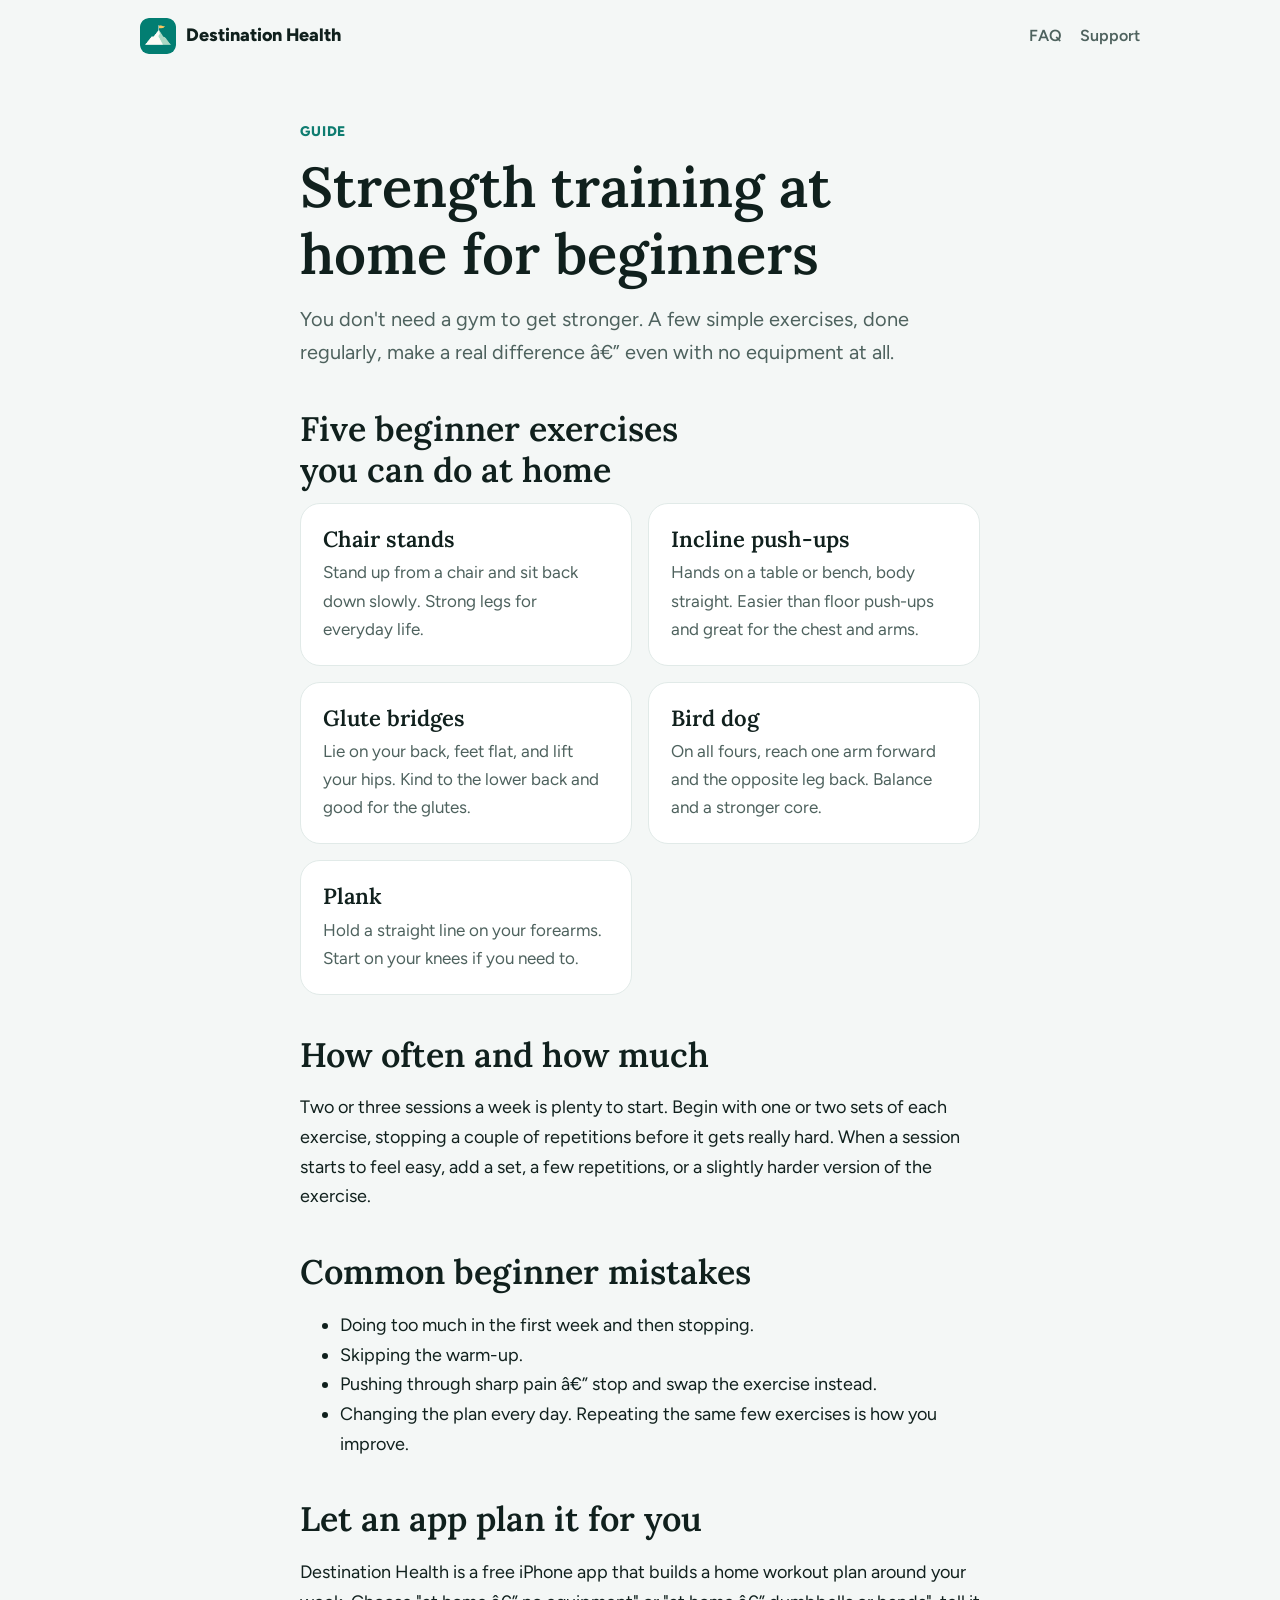
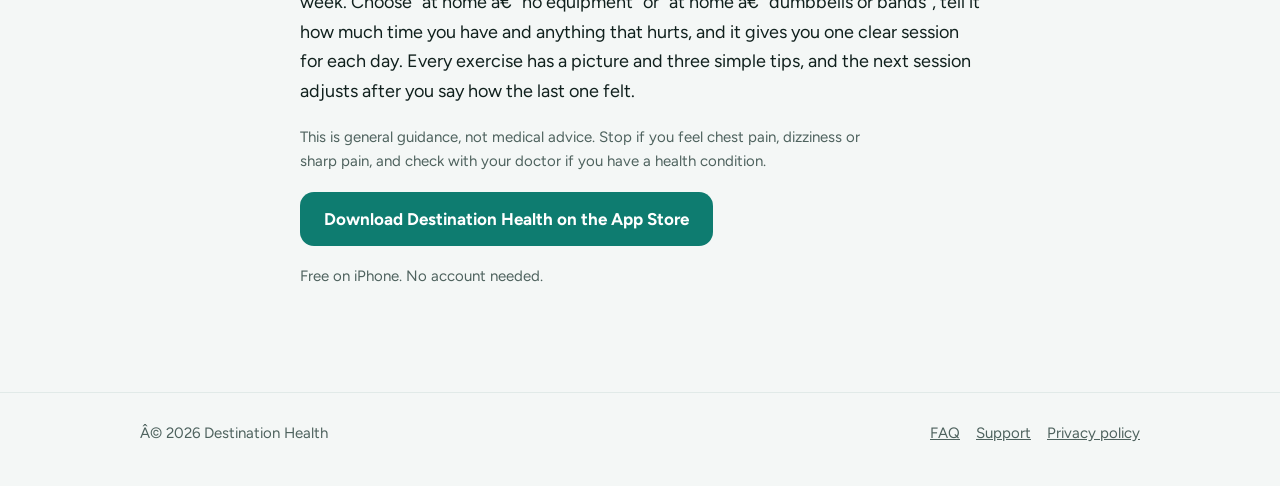
<file: strength-training-at-home-for-beginners/index.html>
<!doctype html>
<html lang="en">
<head>
<meta charset="utf-8">
<meta name="viewport" content="width=device-width, initial-scale=1">
<title>Strength training at home for beginners â€” Destination Health</title>
<meta name="description" content="Five beginner strength exercises you can do at home with no equipment, how often to train, and common mistakes to avoid.">
<link rel="canonical" href="https://destinationhealth.app/strength-training-at-home-for-beginners/">
<meta property="og:type" content="article">
<meta property="og:title" content="Strength training at home for beginners â€” Destination Health">
<meta property="og:description" content="Five beginner strength exercises you can do at home with no equipment, how often to train, and common mistakes to avoid.">
<meta property="og:url" content="https://destinationhealth.app/strength-training-at-home-for-beginners/">
<meta property="og:image" content="https://destinationhealth.app/images/social.jpg">
<meta name="apple-itunes-app" content="app-id=6787789876">
<link rel="icon" href="/images/favicon.png">
<link rel="apple-touch-icon" href="/images/apple-touch-icon.png">
<link rel="preconnect" href="https://fonts.googleapis.com">
<link rel="stylesheet" href="https://fonts.googleapis.com/css2?family=Figtree:wght@400;500;600;700;800&family=Lora:wght@600&display=swap">
<link rel="stylesheet" href="/styles.css">
<script type="application/ld+json">
{
  "@context": "https://schema.org",
  "@type": "Article",
  "headline": "Strength training at home for beginners",
  "author": {
    "@type": "Organization",
    "name": "Destination Health"
  },
  "datePublished": "2026-10-20",
  "mainEntityOfPage": "https://destinationhealth.app/strength-training-at-home-for-beginners/"
}
</script>
</head>
<body>
<header class="top">
  <div class="wrap">
    <a class="brand" href="/"><img src="/images/icon-512.png" alt="" width="36" height="36">Destination Health</a>
    <nav class="nav" aria-label="Main">
      <a href="/faq/">FAQ</a>
      <a href="/support/">Support</a>
    </nav>
  </div>
</header>
<main>
<section><div class="narrow"><article>
  <p class="eyebrow">Guide</p>
  <h1>Strength training at home for beginners</h1>
  <p class="lead">You don't need a gym to get stronger. A few simple exercises, done regularly, make a real difference â€” even with no equipment at all.</p>

  <h2>Five beginner exercises you can do at home</h2>
  <div class="grid">
    <div class="card"><h3>Chair stands</h3><p>Stand up from a chair and sit back down slowly. Strong legs for everyday life.</p></div>
    <div class="card"><h3>Incline push-ups</h3><p>Hands on a table or bench, body straight. Easier than floor push-ups and great for the chest and arms.</p></div>
    <div class="card"><h3>Glute bridges</h3><p>Lie on your back, feet flat, and lift your hips. Kind to the lower back and good for the glutes.</p></div>
    <div class="card"><h3>Bird dog</h3><p>On all fours, reach one arm forward and the opposite leg back. Balance and a stronger core.</p></div>
    <div class="card"><h3>Plank</h3><p>Hold a straight line on your forearms. Start on your knees if you need to.</p></div>
  </div>

  <h2>How often and how much</h2>
  <p>Two or three sessions a week is plenty to start. Begin with one or two sets of each exercise, stopping a couple of repetitions before it gets really hard. When a session starts to feel easy, add a set, a few repetitions, or a slightly harder version of the exercise.</p>

  <h2>Common beginner mistakes</h2>
  <ul>
    <li>Doing too much in the first week and then stopping.</li>
    <li>Skipping the warm-up.</li>
    <li>Pushing through sharp pain â€” stop and swap the exercise instead.</li>
    <li>Changing the plan every day. Repeating the same few exercises is how you improve.</li>
  </ul>

  <h2>Let an app plan it for you</h2>
  <p>Destination Health is a free iPhone app that builds a home workout plan around your week. Choose "at home â€” no equipment" or "at home â€” dumbbells or bands", tell it how much time you have and anything that hurts, and it gives you one clear session for each day. Every exercise has a picture and three simple tips, and the next session adjusts after you say how the last one felt.</p>
  <p class="small">This is general guidance, not medical advice. Stop if you feel chest pain, dizziness or sharp pain, and check with your doctor if you have a health condition.</p>
  <p><a class="btn" href="https://apps.apple.com/app/id6787789876">Download Destination Health on the App Store</a></p>
<p class="btn-note">Free on iPhone. No account needed.</p>
</article></div></section>
</main>
<footer>
  <div class="wrap">
    <span>Â© 2026 Destination Health</span>
    <nav aria-label="Footer">
      <a href="/faq/">FAQ</a><a href="/support/">Support</a><a href="/privacy/">Privacy policy</a>
    </nav>
  </div>
</footer>
</body>
</html>
</file>
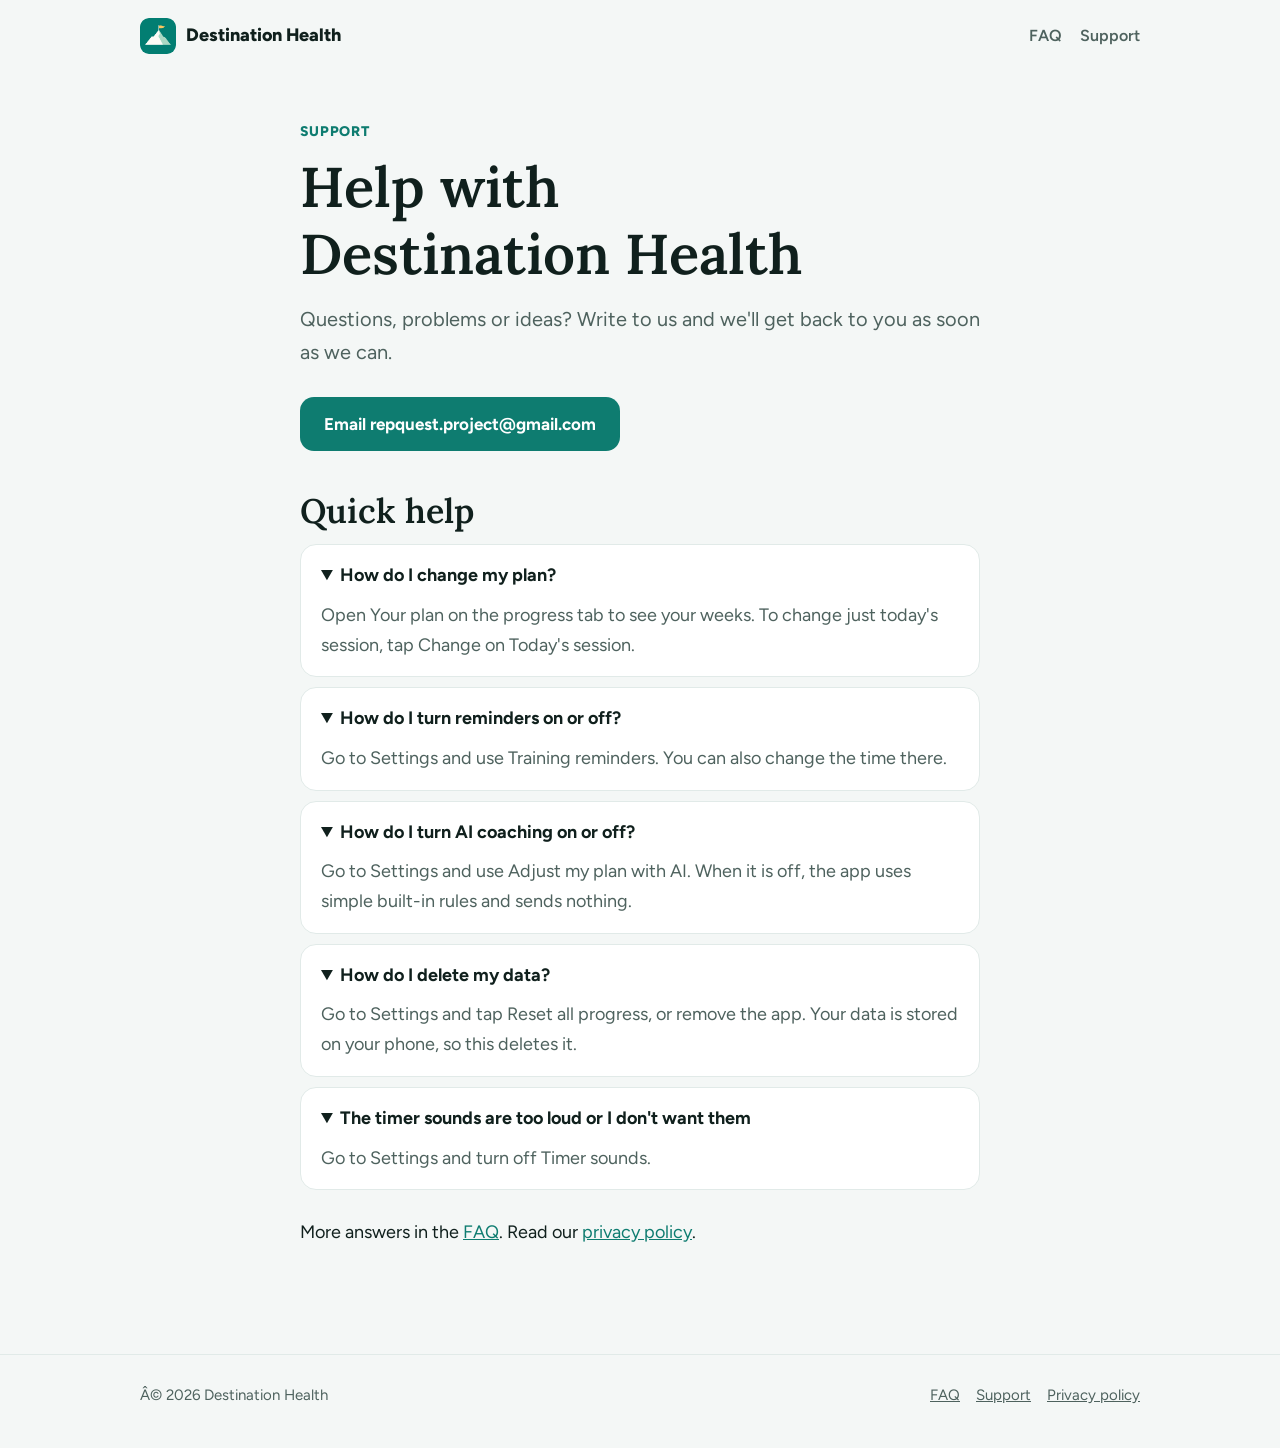
<file: support/index.html>
<!doctype html>
<html lang="en">
<head>
<meta charset="utf-8">
<meta name="viewport" content="width=device-width, initial-scale=1">
<title>Support â€” Destination Health</title>
<meta name="description" content="Get help with the Destination Health workout app: contact, reminders, AI coaching settings and deleting your data.">
<link rel="canonical" href="https://destinationhealth.app/support/">
<meta property="og:type" content="article">
<meta property="og:title" content="Support â€” Destination Health">
<meta property="og:description" content="Get help with the Destination Health workout app: contact, reminders, AI coaching settings and deleting your data.">
<meta property="og:url" content="https://destinationhealth.app/support/">
<meta property="og:image" content="https://destinationhealth.app/images/social.jpg">
<meta name="apple-itunes-app" content="app-id=6787789876">
<link rel="icon" href="/images/favicon.png">
<link rel="apple-touch-icon" href="/images/apple-touch-icon.png">
<link rel="preconnect" href="https://fonts.googleapis.com">
<link rel="stylesheet" href="https://fonts.googleapis.com/css2?family=Figtree:wght@400;500;600;700;800&family=Lora:wght@600&display=swap">
<link rel="stylesheet" href="/styles.css">
</head>
<body>
<header class="top">
  <div class="wrap">
    <a class="brand" href="/"><img src="/images/icon-512.png" alt="" width="36" height="36">Destination Health</a>
    <nav class="nav" aria-label="Main">
      <a href="/faq/">FAQ</a>
      <a href="/support/">Support</a>
    </nav>
  </div>
</header>
<main>
<section><div class="narrow">
  <p class="eyebrow">Support</p>
  <h1>Help with Destination Health</h1>
  <p class="lead">Questions, problems or ideas? Write to us and we'll get back to you as soon as we can.</p>
  <p><a class="btn" href="mailto:repquest.project@gmail.com">Email repquest.project@gmail.com</a></p>
  <h2 style="margin-top:40px">Quick help</h2>
  <details open><summary>How do I change my plan?</summary><p>Open Your plan on the progress tab to see your weeks. To change just today's session, tap Change on Today's session.</p></details>
  <details open><summary>How do I turn reminders on or off?</summary><p>Go to Settings and use Training reminders. You can also change the time there.</p></details>
  <details open><summary>How do I turn AI coaching on or off?</summary><p>Go to Settings and use Adjust my plan with AI. When it is off, the app uses simple built-in rules and sends nothing.</p></details>
  <details open><summary>How do I delete my data?</summary><p>Go to Settings and tap Reset all progress, or remove the app. Your data is stored on your phone, so this deletes it.</p></details>
  <details open><summary>The timer sounds are too loud or I don't want them</summary><p>Go to Settings and turn off Timer sounds.</p></details>
  <p style="margin-top:28px">More answers in the <a href="/faq/">FAQ</a>. Read our <a href="/privacy/">privacy policy</a>.</p>
</div></section>
</main>
<footer>
  <div class="wrap">
    <span>Â© 2026 Destination Health</span>
    <nav aria-label="Footer">
      <a href="/faq/">FAQ</a><a href="/support/">Support</a><a href="/privacy/">Privacy policy</a>
    </nav>
  </div>
</footer>
</body>
</html>
</file>
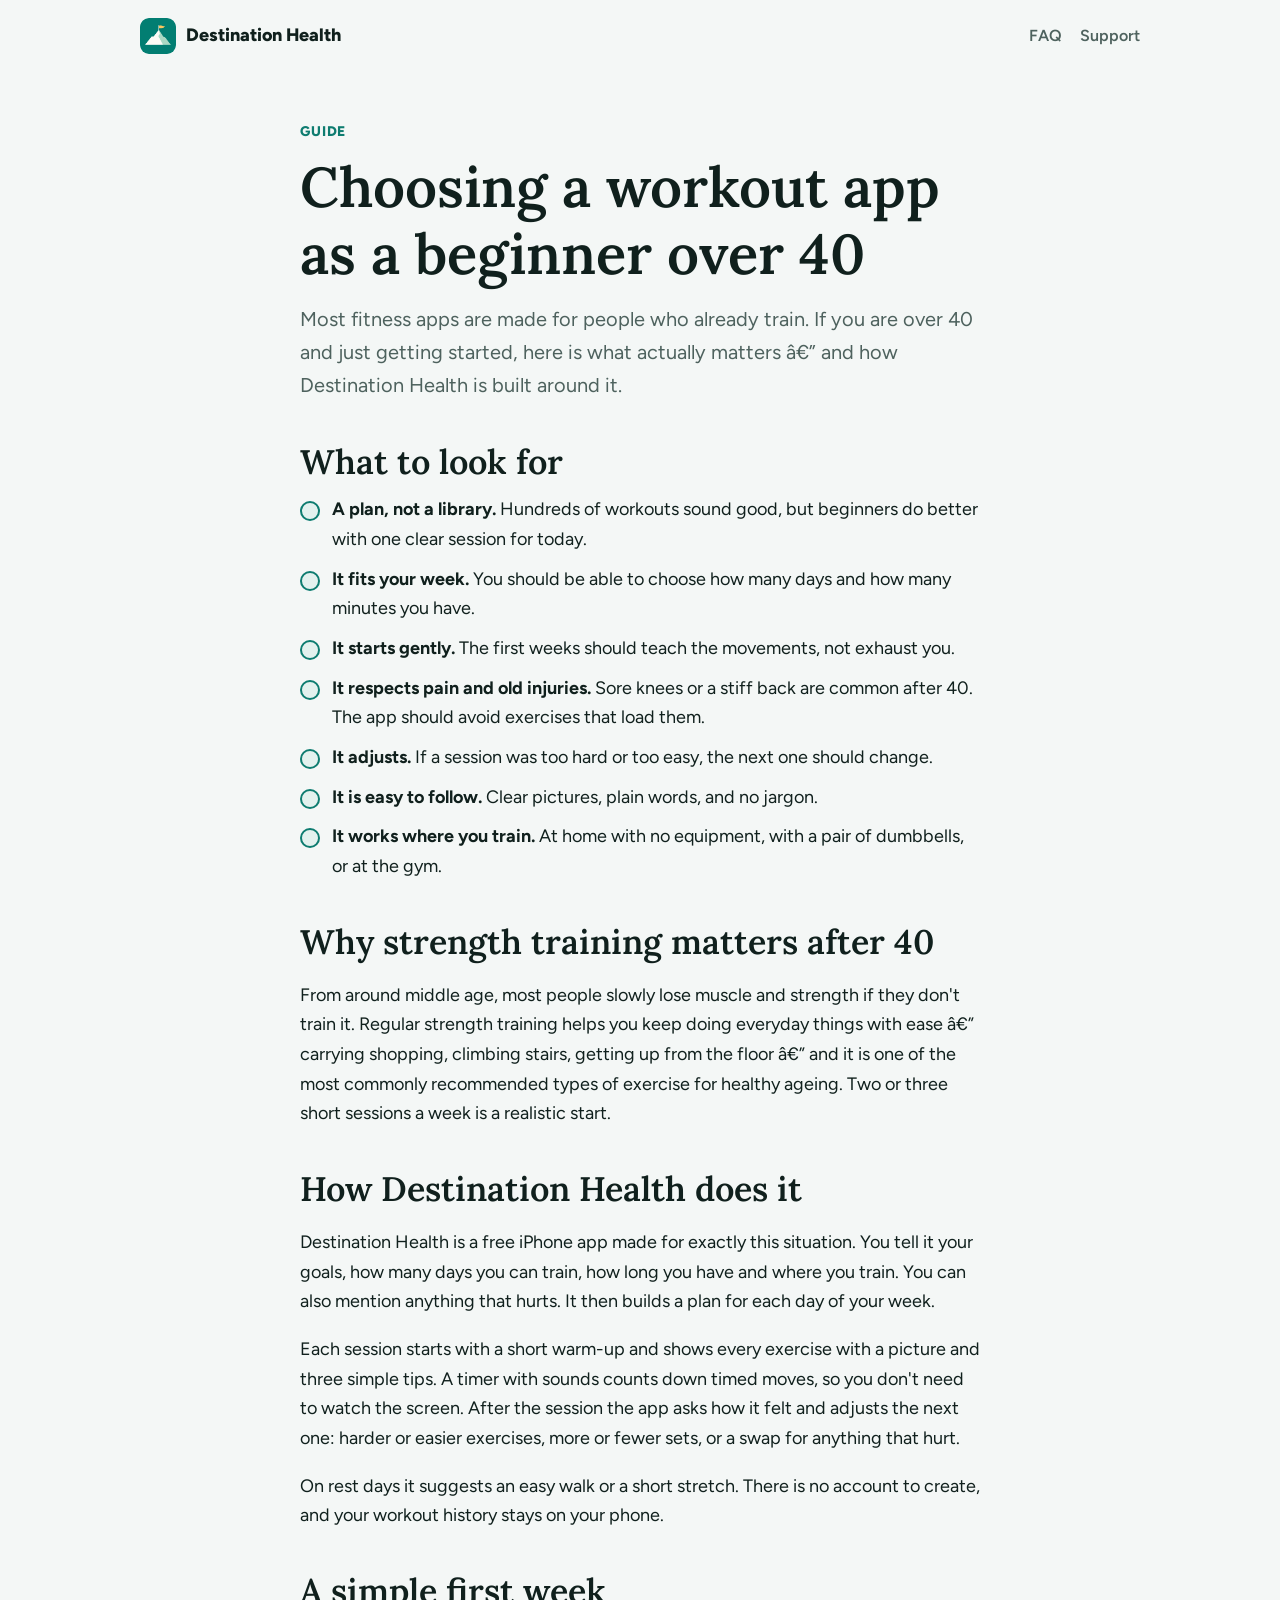
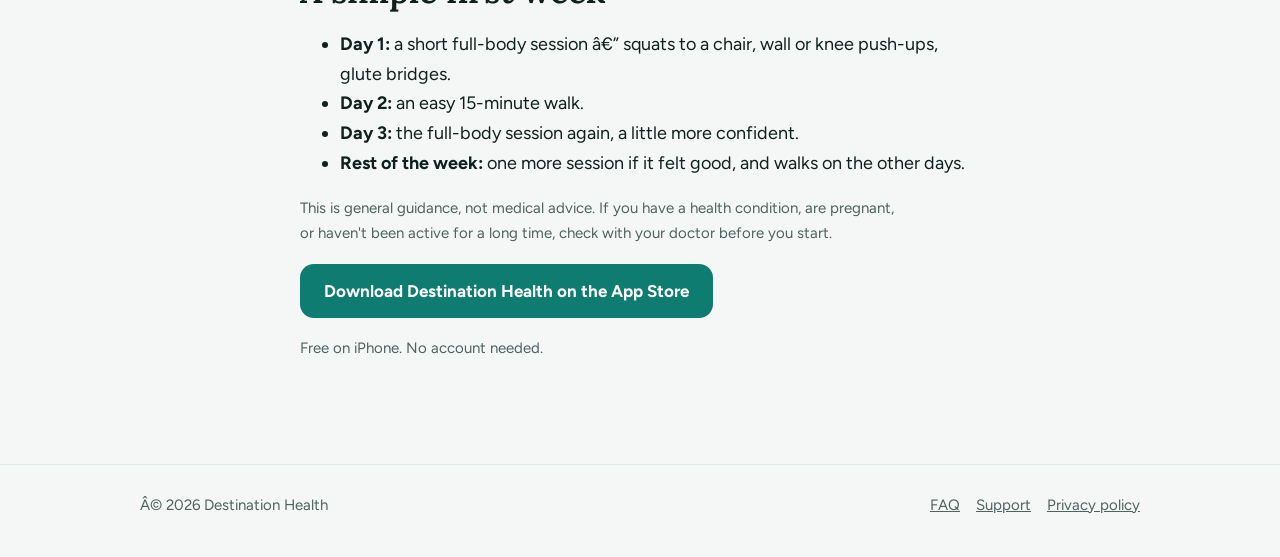
<file: workout-app-for-beginners-over-40/index.html>
<!doctype html>
<html lang="en">
<head>
<meta charset="utf-8">
<meta name="viewport" content="width=device-width, initial-scale=1">
<title>Choosing a workout app as a beginner over 40 â€” Destination Health</title>
<meta name="description" content="What to look for in a workout app if you are over 40 and new to training, why strength training matters, and a simple first week.">
<link rel="canonical" href="https://destinationhealth.app/workout-app-for-beginners-over-40/">
<meta property="og:type" content="article">
<meta property="og:title" content="Choosing a workout app as a beginner over 40 â€” Destination Health">
<meta property="og:description" content="What to look for in a workout app if you are over 40 and new to training, why strength training matters, and a simple first week.">
<meta property="og:url" content="https://destinationhealth.app/workout-app-for-beginners-over-40/">
<meta property="og:image" content="https://destinationhealth.app/images/social.jpg">
<meta name="apple-itunes-app" content="app-id=6787789876">
<link rel="icon" href="/images/favicon.png">
<link rel="apple-touch-icon" href="/images/apple-touch-icon.png">
<link rel="preconnect" href="https://fonts.googleapis.com">
<link rel="stylesheet" href="https://fonts.googleapis.com/css2?family=Figtree:wght@400;500;600;700;800&family=Lora:wght@600&display=swap">
<link rel="stylesheet" href="/styles.css">
<script type="application/ld+json">
{
  "@context": "https://schema.org",
  "@type": "Article",
  "headline": "Choosing a workout app as a beginner over 40",
  "author": {
    "@type": "Organization",
    "name": "Destination Health"
  },
  "datePublished": "2026-10-20",
  "mainEntityOfPage": "https://destinationhealth.app/workout-app-for-beginners-over-40/"
}
</script>
</head>
<body>
<header class="top">
  <div class="wrap">
    <a class="brand" href="/"><img src="/images/icon-512.png" alt="" width="36" height="36">Destination Health</a>
    <nav class="nav" aria-label="Main">
      <a href="/faq/">FAQ</a>
      <a href="/support/">Support</a>
    </nav>
  </div>
</header>
<main>
<section><div class="narrow"><article>
  <p class="eyebrow">Guide</p>
  <h1>Choosing a workout app as a beginner over 40</h1>
  <p class="lead">Most fitness apps are made for people who already train. If you are over 40 and just getting started, here is what actually matters â€” and how Destination Health is built around it.</p>

  <h2>What to look for</h2>
  <ul class="check">
    <li><strong>A plan, not a library.</strong> Hundreds of workouts sound good, but beginners do better with one clear session for today.</li>
    <li><strong>It fits your week.</strong> You should be able to choose how many days and how many minutes you have.</li>
    <li><strong>It starts gently.</strong> The first weeks should teach the movements, not exhaust you.</li>
    <li><strong>It respects pain and old injuries.</strong> Sore knees or a stiff back are common after 40. The app should avoid exercises that load them.</li>
    <li><strong>It adjusts.</strong> If a session was too hard or too easy, the next one should change.</li>
    <li><strong>It is easy to follow.</strong> Clear pictures, plain words, and no jargon.</li>
    <li><strong>It works where you train.</strong> At home with no equipment, with a pair of dumbbells, or at the gym.</li>
  </ul>

  <h2>Why strength training matters after 40</h2>
  <p>From around middle age, most people slowly lose muscle and strength if they don't train it. Regular strength training helps you keep doing everyday things with ease â€” carrying shopping, climbing stairs, getting up from the floor â€” and it is one of the most commonly recommended types of exercise for healthy ageing. Two or three short sessions a week is a realistic start.</p>

  <h2>How Destination Health does it</h2>
  <p>Destination Health is a free iPhone app made for exactly this situation. You tell it your goals, how many days you can train, how long you have and where you train. You can also mention anything that hurts. It then builds a plan for each day of your week.</p>
  <p>Each session starts with a short warm-up and shows every exercise with a picture and three simple tips. A timer with sounds counts down timed moves, so you don't need to watch the screen. After the session the app asks how it felt and adjusts the next one: harder or easier exercises, more or fewer sets, or a swap for anything that hurt.</p>
  <p>On rest days it suggests an easy walk or a short stretch. There is no account to create, and your workout history stays on your phone.</p>

  <h2>A simple first week</h2>
  <ul>
    <li><strong>Day 1:</strong> a short full-body session â€” squats to a chair, wall or knee push-ups, glute bridges.</li>
    <li><strong>Day 2:</strong> an easy 15-minute walk.</li>
    <li><strong>Day 3:</strong> the full-body session again, a little more confident.</li>
    <li><strong>Rest of the week:</strong> one more session if it felt good, and walks on the other days.</li>
  </ul>
  <p class="small">This is general guidance, not medical advice. If you have a health condition, are pregnant, or haven't been active for a long time, check with your doctor before you start.</p>
  <p><a class="btn" href="https://apps.apple.com/app/id6787789876">Download Destination Health on the App Store</a></p>
<p class="btn-note">Free on iPhone. No account needed.</p>
</article></div></section>
</main>
<footer>
  <div class="wrap">
    <span>Â© 2026 Destination Health</span>
    <nav aria-label="Footer">
      <a href="/faq/">FAQ</a><a href="/support/">Support</a><a href="/privacy/">Privacy policy</a>
    </nav>
  </div>
</footer>
</body>
</html>
</file>
<file: styles.css>
/* Destination Health website — same teal and type as the app */
:root {
  --bg: #F4F7F6; --card: #FFFFFF; --text: #10201D; --sub: #4E625E; --line: #E1EAE8;
  --accent: #0E7C70; --accent-ink: #0B5F56; --accent-soft: #E3F1EE; --hero: #CFE7E1;
}
@media (prefers-color-scheme: dark) {
  :root { --bg: #0F1917; --card: #16231F; --text: #E8F0EE; --sub: #A9BBB7; --line: #24332F; --accent: #5CC7B8; --accent-ink: #8FDCCF; --accent-soft: #183530; --hero: #12302B; }
}
* { box-sizing: border-box; }
html { -webkit-text-size-adjust: 100%; }
body { margin: 0; background: var(--bg); color: var(--text); font: 18px/1.65 'Figtree', -apple-system, BlinkMacSystemFont, 'Segoe UI', Roboto, Helvetica, Arial, sans-serif; }
a { color: var(--accent); }
img { max-width: 100%; height: auto; display: block; }
.wrap { max-width: 1040px; margin: 0 auto; padding: 0 20px; }
.narrow { max-width: 720px; margin: 0 auto; padding: 0 20px; }

/* Header */
.top { padding-block: 18px; }
.top .wrap { display: flex; align-items: center; justify-content: space-between; gap: 16px; }
.brand { display: flex; align-items: center; gap: 10px; text-decoration: none; color: var(--text); font-weight: 800; font-size: 18px; }
.brand img { width: 36px; height: 36px; border-radius: 9px; }
.nav { display: flex; gap: 18px; font-size: 16px; font-weight: 600; }
.nav a { color: var(--sub); text-decoration: none; }
.nav a:hover, .nav a:focus-visible { color: var(--accent); }

/* Type */
h1, h2, h3 { font-family: 'Lora', Georgia, serif; font-weight: 600; text-wrap: balance; line-height: 1.2; }
h1 { font-size: clamp(36px, 6vw, 56px); margin: 0 0 16px; }
h2 { font-size: clamp(26px, 4vw, 34px); margin: 0 0 12px; }
h3 { font-size: 22px; margin: 0 0 6px; }
.lead { font-size: 20px; color: var(--sub); margin: 0 0 28px; max-width: 34em; }
.eyebrow { font-size: 14px; font-weight: 800; letter-spacing: .06em; text-transform: uppercase; color: var(--accent); margin: 0 0 10px; }

/* Buttons */
.btn { display: inline-flex; align-items: center; justify-content: center; gap: 10px; height: 54px; padding: 0 24px; border-radius: 14px; background: var(--accent); color: #fff; font-weight: 700; font-size: 17px; text-decoration: none; }
.btn:hover { filter: brightness(1.08); }
.btn:focus-visible, .nav a:focus-visible, .brand:focus-visible { outline: 3px solid var(--accent); outline-offset: 3px; }
.btn-note { font-size: 15px; color: var(--sub); margin-top: 10px; }

/* Hero */
.hero { background: linear-gradient(180deg, var(--hero), var(--bg)); padding-block: 40px 56px; }
.hero .wrap { display: grid; grid-template-columns: 1.1fr .9fr; gap: 40px; align-items: center; }
.phone { width: 100%; max-width: 300px; margin-inline: auto; border-radius: 32px; box-shadow: 0 24px 60px rgba(16, 32, 29, .18); }
@media (max-width: 760px) { .hero .wrap { grid-template-columns: 1fr; } .phone { max-width: 240px; } }

/* Sections */
section { padding-block: 48px; }
.grid { display: grid; grid-template-columns: repeat(auto-fit, minmax(260px, 1fr)); gap: 16px; }
.card { background: var(--card); border: 1px solid var(--line); border-radius: 20px; padding: 22px; }
.card p { margin: 0; color: var(--sub); font-size: 17px; }
.shots { display: grid; grid-template-columns: repeat(4, 1fr); gap: 14px; }
.shots img { border-radius: 22px; box-shadow: 0 10px 30px rgba(16, 32, 29, .12); }
.shots figcaption { font-size: 15px; color: var(--sub); text-align: center; margin-top: 8px; }
@media (max-width: 760px) { .shots { grid-template-columns: repeat(2, 1fr); } }
.check { list-style: none; padding: 0; margin: 0; display: grid; gap: 10px; }
.check li { padding-left: 32px; position: relative; }
.check li::before { content: ''; position: absolute; left: 0; top: 6px; width: 20px; height: 20px; border-radius: 10px; background: var(--accent-soft); box-shadow: inset 0 0 0 2px var(--accent); }
.band { background: var(--accent-soft); border-radius: 24px; padding: 32px; }

/* Articles and FAQ */
article p, article li { max-width: 40em; }
article h2 { margin-top: 40px; }
details { background: var(--card); border: 1px solid var(--line); border-radius: 16px; padding: 16px 20px; }
details + details { margin-top: 10px; }
summary { font-weight: 700; cursor: pointer; }
details p { margin: 10px 0 0; color: var(--sub); }

/* Footer */
footer { border-top: 1px solid var(--line); padding-block: 28px 40px; margin-top: 40px; font-size: 15px; color: var(--sub); }
footer .wrap { display: flex; flex-wrap: wrap; gap: 12px 24px; justify-content: space-between; }
footer nav { display: flex; flex-wrap: wrap; gap: 16px; }
footer a { color: var(--sub); }
.small { font-size: 15px; color: var(--sub); }

@media (prefers-reduced-motion: reduce) { * { scroll-behavior: auto; transition: none !important; } }
</file>
